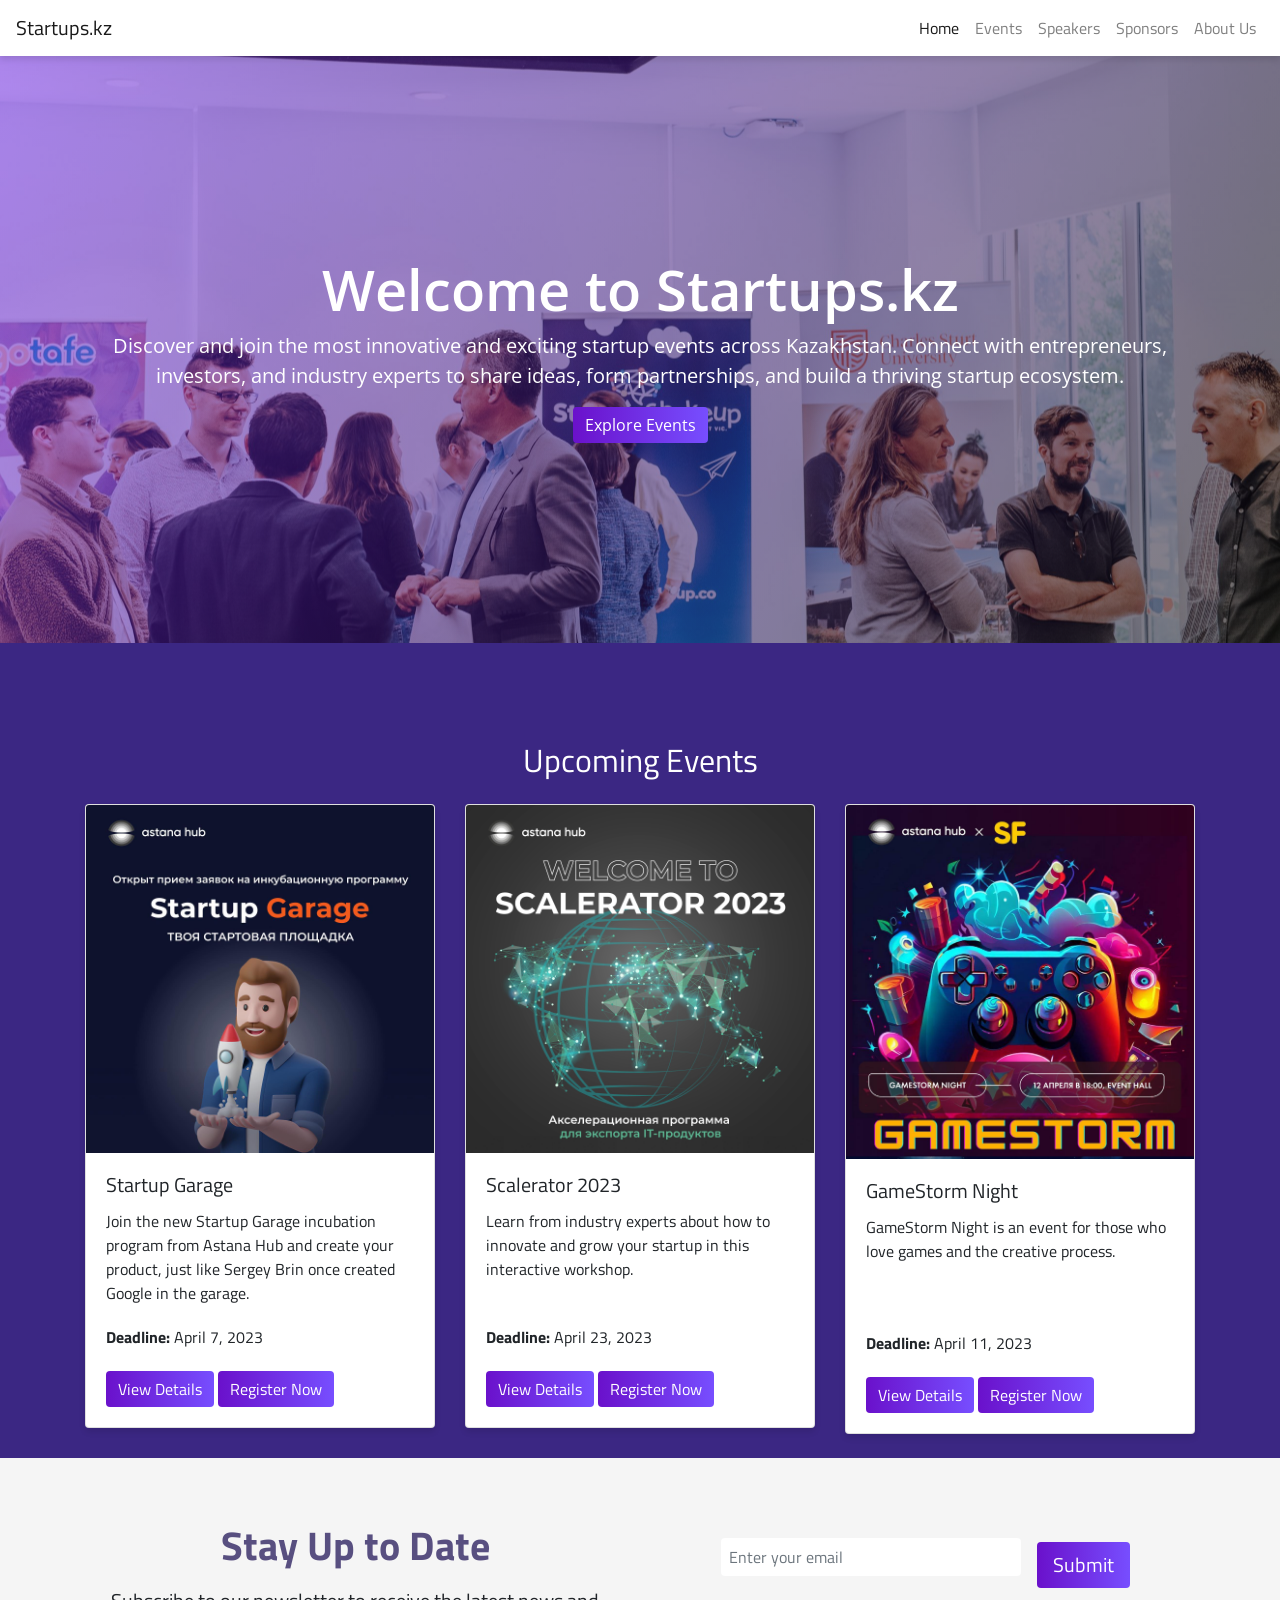
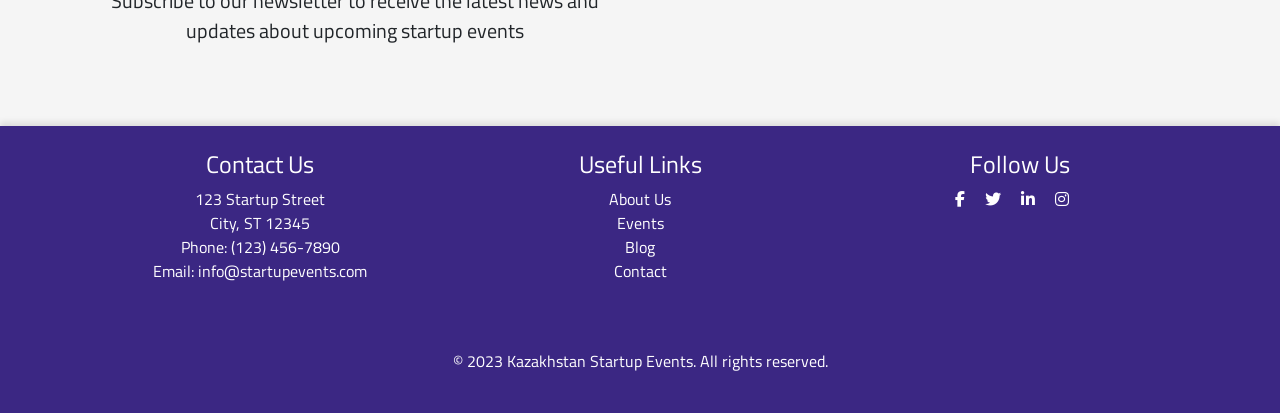
<file: index.html>
<!DOCTYPE html>
<html lang="en">
<head>
  <meta charset="UTF-8">
  <meta name="viewport" content="width=device-width, initial-scale=1.0">
  <meta http-equiv="X-UA-Compatible" content="ie=edge">
  <title>Startups.kz</title>
  <!-- Add the Bootstrap CSS file -->
  <link rel="stylesheet" href="https://stackpath.bootstrapcdn.com/bootstrap/4.3.1/css/bootstrap.min.css">
  <link rel="stylesheet" href="https://cdnjs.cloudflare.com/ajax/libs/font-awesome/6.1.0/css/all.min.css">
  
  <link rel="preconnect" href="https://fonts.googleapis.com">
  <link rel="preconnect" href="https://fonts.gstatic.com" crossorigin>
  <link href="https://fonts.googleapis.com/css2?family=Titillium+Web&display=swap" rel="stylesheet">
  <link href="https://fonts.googleapis.com/css2?family=Open+Sans:wght@400;600&display=swap" rel="stylesheet">
  <!-- Add your custom CSS file -->
  <link href="css/home.css" rel="stylesheet">
</head>
<body>
    <nav class="navbar navbar-expand-lg navbar-light" id="nav1" >
        <a class="navbar-brand" href="#">Startups.kz</a>
        <button class="navbar-toggler" type="button" data-toggle="collapse" data-target="#navbarNav" aria-controls="navbarNav" aria-expanded="false" aria-label="Toggle navigation">
          <span class="navbar-toggler-icon"></span>
        </button>
        <div class="collapse navbar-collapse" id="navbarNav">
          <ul class="navbar-nav ml-auto">
            <li class="nav-item active">
              <a class="nav-link" href="home.html">Home <span class="sr-only">(current)</span></a>
            </li>
            <li class="nav-item">
              <a class="nav-link" href="events.html">Events</a>
            </li>
            <li class="nav-item">
              <a class="nav-link" href="#">Speakers</a>
            </li>
            <li class="nav-item">
              <a class="nav-link" href="#">Sponsors</a>
            </li>
            <li class="nav-item">
              <a class="nav-link" href="#">About Us</a>
            </li>
          </ul>
        </div>
      </nav>
    <header class="header">
        <div class="container text-center">
          <h1 class="display-4">Welcome to Startups.kz</h1>
          <p class="lead">Discover and join the most innovative and exciting startup events across Kazakhstan. Connect with entrepreneurs, investors, and industry experts to share ideas, form partnerships, and build a thriving startup ecosystem.</p>
          <a href="#events" class="btn btn-primary bt1">Explore Events</a>
        </div>
        
    </header>
   <section class="w1">
    <div id="events" class="container mt-5">
        <h2 class="text-center mb-4">Upcoming Events</h2>
        <div class="row">
            <div class="col-lg-4 col-md-6 mb-4">
              <div class="card">
                <img src="img/Startup-garage.jpg" class="card-img-top" alt="Event 1">
                <div class="card-body">
                  <h5 class="card-title">Startup Garage</h5>
                  <p class="card-text c1">Join the new Startup Garage incubation program from Astana Hub and create your product, just like Sergey Brin once created Google in the garage.</p>
                  <p class="cc1"><strong>Deadline:</strong> April 7, 2023</p>
                  <a href="#" class="btn btn-primary bt1">View Details</a>
                  <a href="#" class="btn btn-primary bt1">Register Now</a>
                </div>
              </div>
            </div>
            <div class="col-lg-4 col-md-6 mb-4">
              <div class="card">
                <img src="img/Scalerator.jpg" class="card-img-top" alt="Event 2">
                <div class="card-body">
                  <h5 class="card-title">Scalerator 2023</h5>
                  <p class="card-text c1">Learn from industry experts about how to innovate and grow your startup in this interactive workshop.</p>
                  <p class="cc1"><strong>Deadline:</strong> April 23, 2023</p>
                  <a href="#" class="btn btn-primary bt1">View Details</a>
                  <a href="#" class="btn btn-primary bt1">Register Now</a>
                </div>
              </div>
            </div>
            <div class="col-lg-4 col-md-6 mb-4">
                <div class="card">
                  <img src="img/Gamestorm.jpg" class="card-img-top" alt="Event 3">
                  <div class="card-body">
                    <h5 class="card-title">GameStorm Night</h5>
                    <p class="card-text c1">GameStorm Night is an event for those who love games and the creative process.</p>
                    <p class="cc1"><strong>Deadline:</strong> April 11, 2023</p>
                    <a href="#" class="btn btn-primary bt1">View Details</a>
                    <a href="#" class="btn btn-primary bt1">Register Now</a>
                  </div>
                </div>
              </div>
            </div>
            
    </section>
    <section class="newsletter">
        <div class="container">
          <div class="row">
            <div class="col-md-6">
              <h2 class="sutd">Stay Up to Date</h2>
              <p>Subscribe to our newsletter to receive the latest news and updates about upcoming startup events</p>
            </div>
            <div class="col-md-6">
              <form>
                <div class="form-group">
                  <input type="email" class="form-control" id="exampleInputEmail1" aria-describedby="emailHelp" placeholder="Enter your email">
                </div>
                <button type="submit" class="btn btn-primary bt1">Submit</button>
              
              </form>
            </div>
          </div>
        </div>
      </section>
      <footer class="text-white py-4">
        <div class="container">
          <div class="row">
            <div class="col-md-4 text-center">
              <h4>Contact Us</h4>
              <address>
                123 Startup Street<br>
                City, ST 12345<br>
                Phone: (123) 456-7890<br>
                Email: info@startupevents.com
              </address>
            </div>
            <div class="col-md-4 text-center">
              <h4>Useful Links</h4>
              <ul class="list-unstyled">
                <li><a href="#" class="text-white">About Us</a></li>
                <li><a href="#" class="text-white">Events</a></li>
                <li><a href="#" class="text-white">Blog</a></li>
                <li><a href="#" class="text-white">Contact</a></li>
              </ul>
            </div>
            <div class="col-md-4 text-center">
              <h4>Follow Us</h4>
              <a href="#" class="text-white mr-3"><i class="fab fa-facebook-f"></i></a>
              <a href="#" class="text-white mr-3"><i class="fab fa-twitter"></i></a>
              <a href="#" class="text-white mr-3"><i class="fab fa-linkedin-in"></i></a>
              <a href="#" class="text-white mr-3"><i class="fab fa-instagram"></i></a>
            </div>
            <div class="col-md-12 text-center" style="margin-top: 50px;">
              <p>&copy; 2023 Kazakhstan Startup Events. All rights reserved.</p>
            </div>
          </div>
        </div>
      </footer>
<!-- Your website content goes here -->

<!-- Add the Bootstrap and jQuery JS files -->
  <script src="https://code.jquery.com/jquery-3.3.1.slim.min.js"></script>
  
  <script src="https://cdnjs.cloudflare.com/ajax/libs/popper.js/1.14.7/umd/popper.min.js"></script>
  <script src="https://stackpath.bootstrapcdn.com/bootstrap/4.3.1/js/bootstrap.min.js"></script>
</body>
</html>
</file>
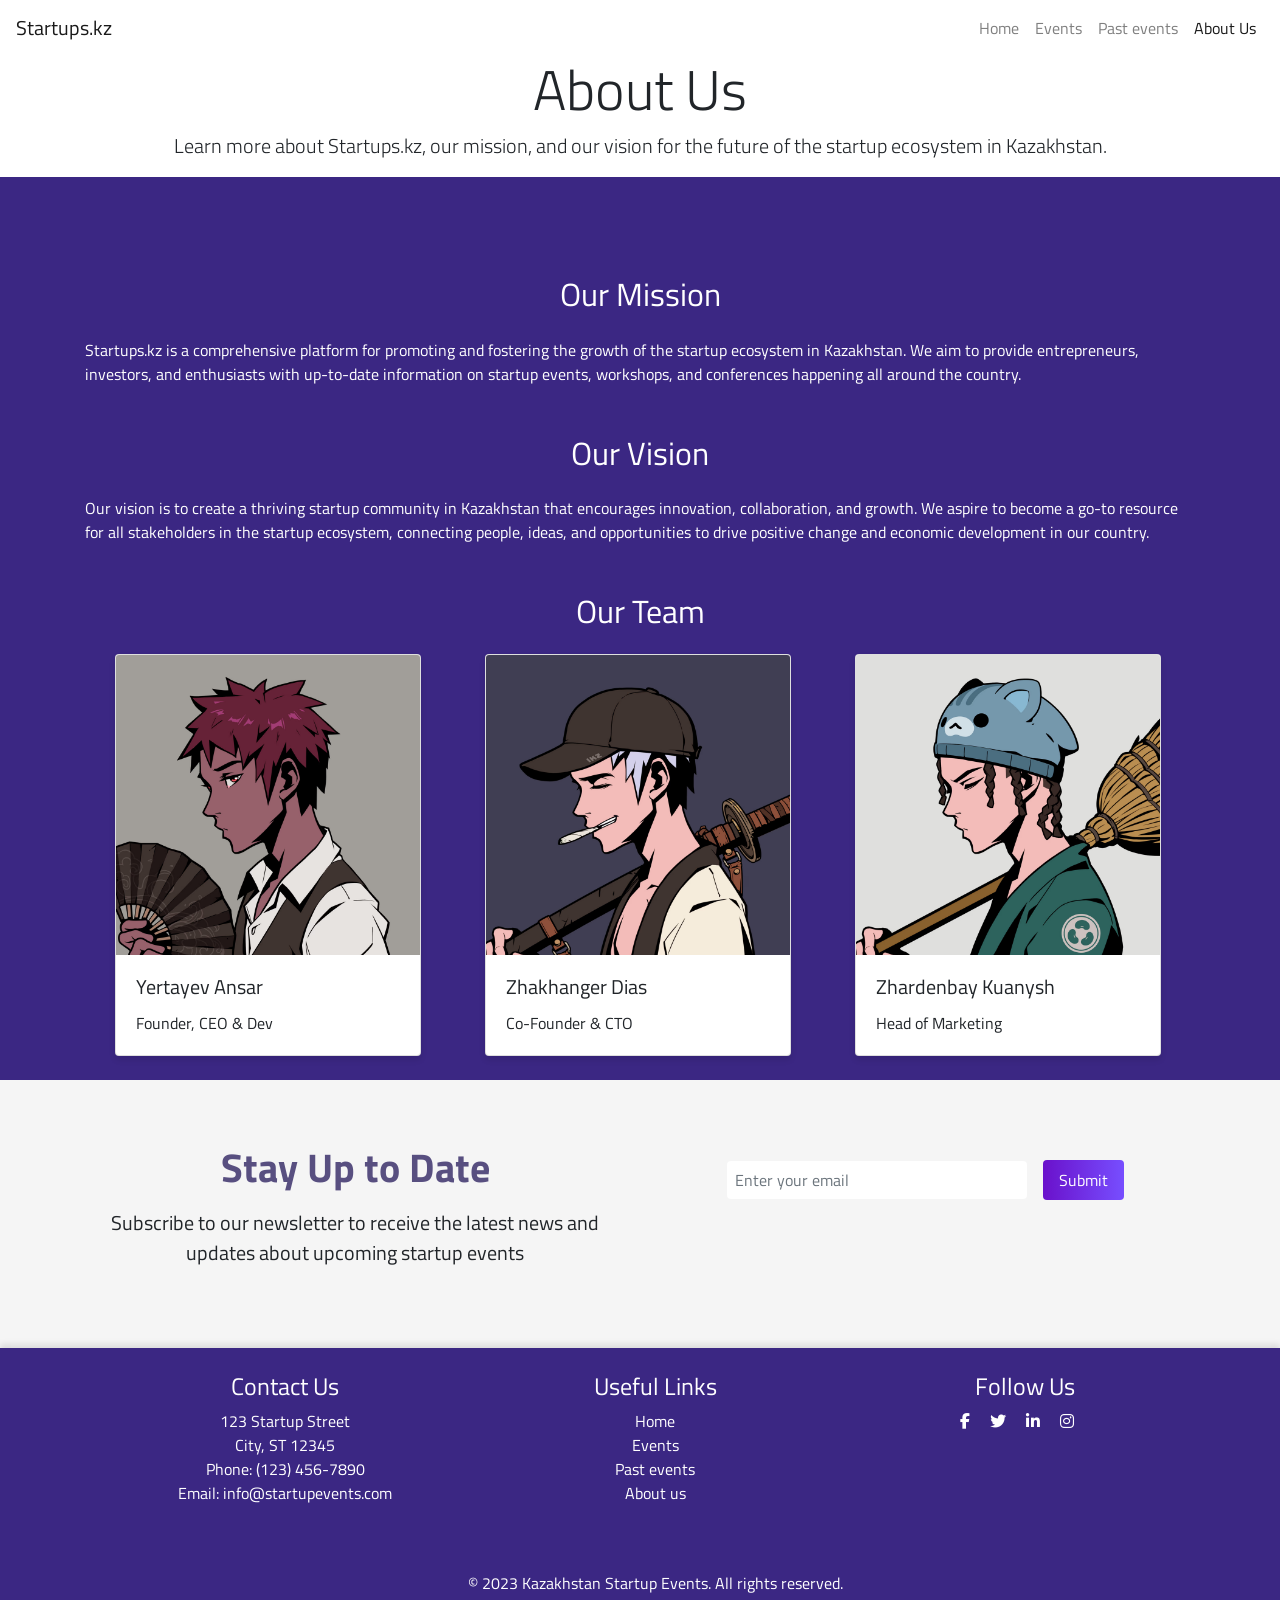
<file: aboutus.html>
<!DOCTYPE html>
<html lang="en">
<head>
  <meta charset="UTF-8">
  <meta name="viewport" content="width=device-width, initial-scale=1.0">
  <meta http-equiv="X-UA-Compatible" content="ie=edge">
  <title>About Us - Startups.kz</title>
  <link rel="stylesheet" href="https://stackpath.bootstrapcdn.com/bootstrap/4.3.1/css/bootstrap.min.css">
  <link rel="stylesheet" href="https://cdnjs.cloudflare.com/ajax/libs/font-awesome/6.1.0/css/all.min.css">
  
  <link rel="preconnect" href="https://fonts.googleapis.com">
  <link rel="preconnect" href="https://fonts.gstatic.com" crossorigin>
  <link href="https://fonts.googleapis.com/css2?family=Titillium+Web&display=swap" rel="stylesheet">
  <link href="https://fonts.googleapis.com/css2?family=Open+Sans:wght@400;600&display=swap" rel="stylesheet">
  <link href="css/aboutus.css" rel="stylesheet">
</head>
<body>
  <nav class="navbar navbar-expand-lg navbar-light" id="nav1" >
    <a class="navbar-brand" href="index.html">Startups.kz</a>
    <button class="navbar-toggler" type="button" data-toggle="collapse" data-target="#navbarNav" aria-controls="navbarNav" aria-expanded="false" aria-label="Toggle navigation">
      <span class="navbar-toggler-icon"></span>
    </button>
    <div class="collapse navbar-collapse" id="navbarNav">
      <ul class="navbar-nav ml-auto">
        <li class="nav-item">
          <a class="nav-link" href="index.html">Home <span class="sr-only">(current)</span></a>
        </li>
        <li class="nav-item">
          <a class="nav-link" href="events.html">Events</a>
        </li>
        <li class="nav-item">
          <a class="nav-link" href="past events.html">Past events</a>
        </li>
        <li class="nav-item active">
          <a class="nav-link" href="aboutus.html">About Us</a>
        </li>
      </ul>
    </div>
  </nav>
  <header class="header">
    <div class="container text-center">
      <h1 class="display-4">About Us</h1>
      <p class="lead">Learn more about Startups.kz, our mission, and our vision for the future of the startup ecosystem in Kazakhstan.</p>
    </div>
  </header>
  <section class="w1">
    <div class="container mt-5">
      <h2 id="ab1" class="text-center mb-4">Our Mission</h2>
      <p id="ab1">Startups.kz is a comprehensive platform for promoting and fostering the growth of the startup ecosystem in Kazakhstan. We aim to provide entrepreneurs, investors, and enthusiasts with up-to-date information on startup events, workshops, and conferences happening all around the country.</p>
      
      <h2 id="ab1" class="text-center mb-4 mt-5">Our Vision</h2>
      <p id="ab1" >Our vision is to create a thriving startup community in Kazakhstan that encourages innovation, collaboration, and growth. We aspire to become a go-to resource for all stakeholders in the startup ecosystem, connecting people, ideas, and opportunities to drive positive change and economic development in our country.</p>
      <h2 id="ab1" class="text-center mb-4 mt-5">Our Team</h2>
      <div class="row">
        <div class="col-lg-4 col-md-6 mb-4">
          <div class="card">
            <img src="img/c6651f5dca77f0c5d0561079047cada8.avif" class="card-img-top" alt="Team Member 1">
            <div class="card-body">
              <h5 class="card-title">Yertayev Ansar</h5>
              <p class="card-text">Founder, CEO & Dev</p>
            </div>
          </div>
        </div>
        <div class="col-lg-4 col-md-6 mb-4">
          <div class="card">
            <img src="img/41925d530dc9d189606e0ed7826337e1.avif" class="card-img-top" alt="Team Member 2">
            <div class="card-body">
              <h5 class="card-title">Zhakhanger Dias</h5>
              <p class="card-text">Co-Founder & CTO</p>
            </div>
          </div>
        </div>
        <div class="col-lg-4 col-md-6 mb-4">
          <div class="card">
            <img src="img/61173026f0e4b4338adb2566a7ad9374.avif" class="card-img-top" alt="Team Member 3">
            <div class="card-body">
              <h5 class="card-title">Zhardenbay Kuanysh</h5>
              <p class="card-text">Head of Marketing</p>
            </div>
          </div>
        </div>
      </div>
    </div>
  </section>
  <section class="newsletter">
    <div class="container">
      <div class="row">
        <div class="col-md-6">
          <h2 class="sutd">Stay Up to Date</h2>
          <p>Subscribe to our newsletter to receive the latest news and updates about upcoming startup events</p>
        </div>
        <div class="col-md-6">
          <form>
            <div class="form-group">
              <input type="email" class="form-control" id="exampleInputEmail1" aria-describedby="emailHelp" placeholder="Enter your email">
            </div>
            <button type="submit" class="btn btn-primary bt1">Submit</button>
          </form>
        </div>
      </div>
    </div>
  </section>
  <footer class="text-white py-4">
    <div class="container">
      <div class="row">
        <div class="col-md-4 text-center">
          <h4>Contact Us</h4>
          <address>
            123 Startup Street<br>
            City, ST 12345<br>
            Phone: (123) 456-7890<br>
            Email: info@startupevents.com
          </address>
        </div>
        <div class="col-md-4 text-center">
          <h4>Useful Links</h4>
          <ul class="list-unstyled">
            <li><a href="index.html" class="text-white">Home</a></li>
            <li><a href="events.html" class="text-white">Events</a></li>
            <li><a href="past events.html" class="text-white">Past events</a></li>
            <li><a href="aboutus.html" class="text-white">About us</a></li>
          </ul>
        </div>
        <div class="col-md-4 text-center">
          <h4>Follow Us</h4>
          <a href="#" class="text-white mr-3"><i class="fab fa-facebook-f"></i></a>
          <a href="#" class="text-white mr-3"><i class="fab fa-twitter"></i></a>
          <a href="#" class="text-white mr-3"><i class="fab fa-linkedin-in"></i></a>
          <a href="#" class="text-white mr-3"><i class="fab fa-instagram"></i></a>
        </div>
        <div class="col-md-12 text-center" style="margin-top: 50px;">
          <p>&copy; 2023 Kazakhstan Startup Events. All rights reserved.</p>
      </div>
      </div>
    </div>
  </footer>
              <!-- Add the Bootstrap and jQuery JS files -->
<script src="https://code.jquery.com/jquery-3.3.1.slim.min.js"></script>
<script src="https://cdnjs.cloudflare.com/ajax/libs/popper.js/1.14.7/umd/popper.min.js"></script>
<script src="https://stackpath.bootstrapcdn.com/bootstrap/4.3.1/js/bootstrap.min.js"></script>
            </body>
            </html>
</file>
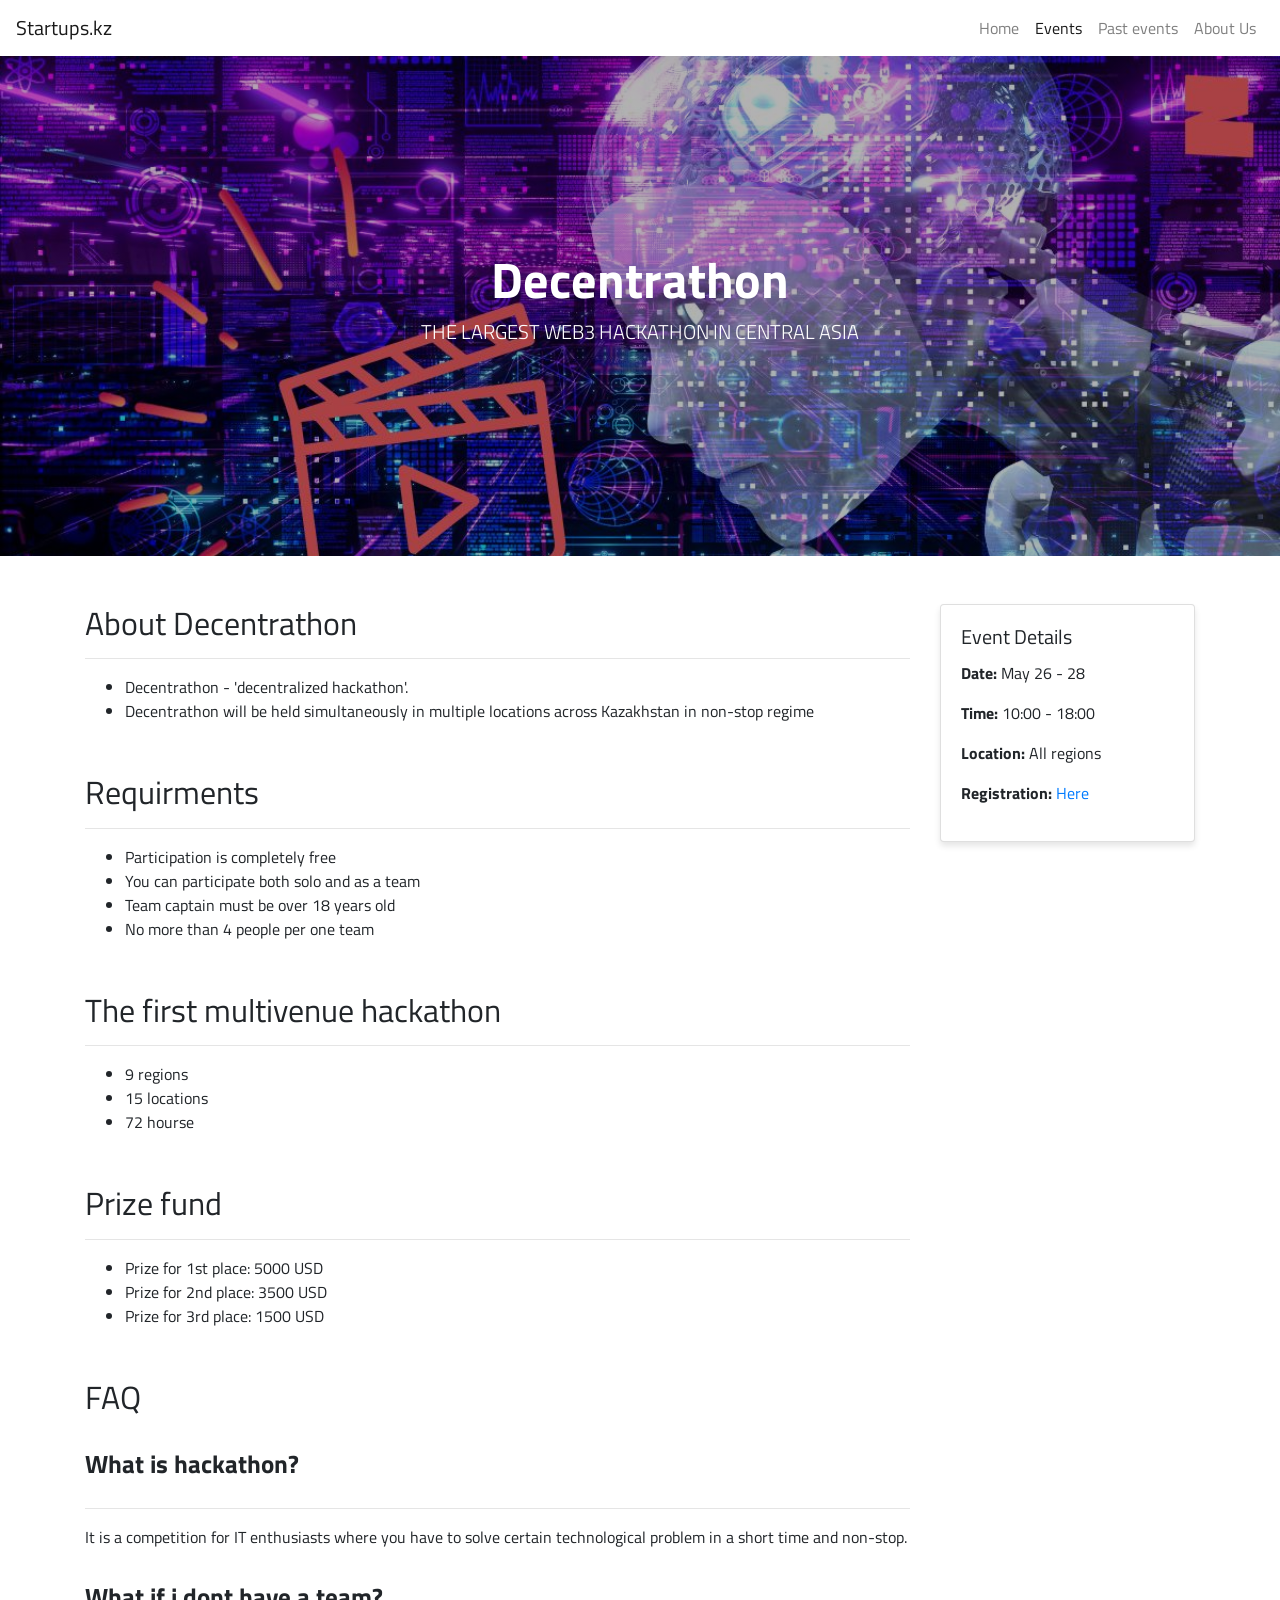
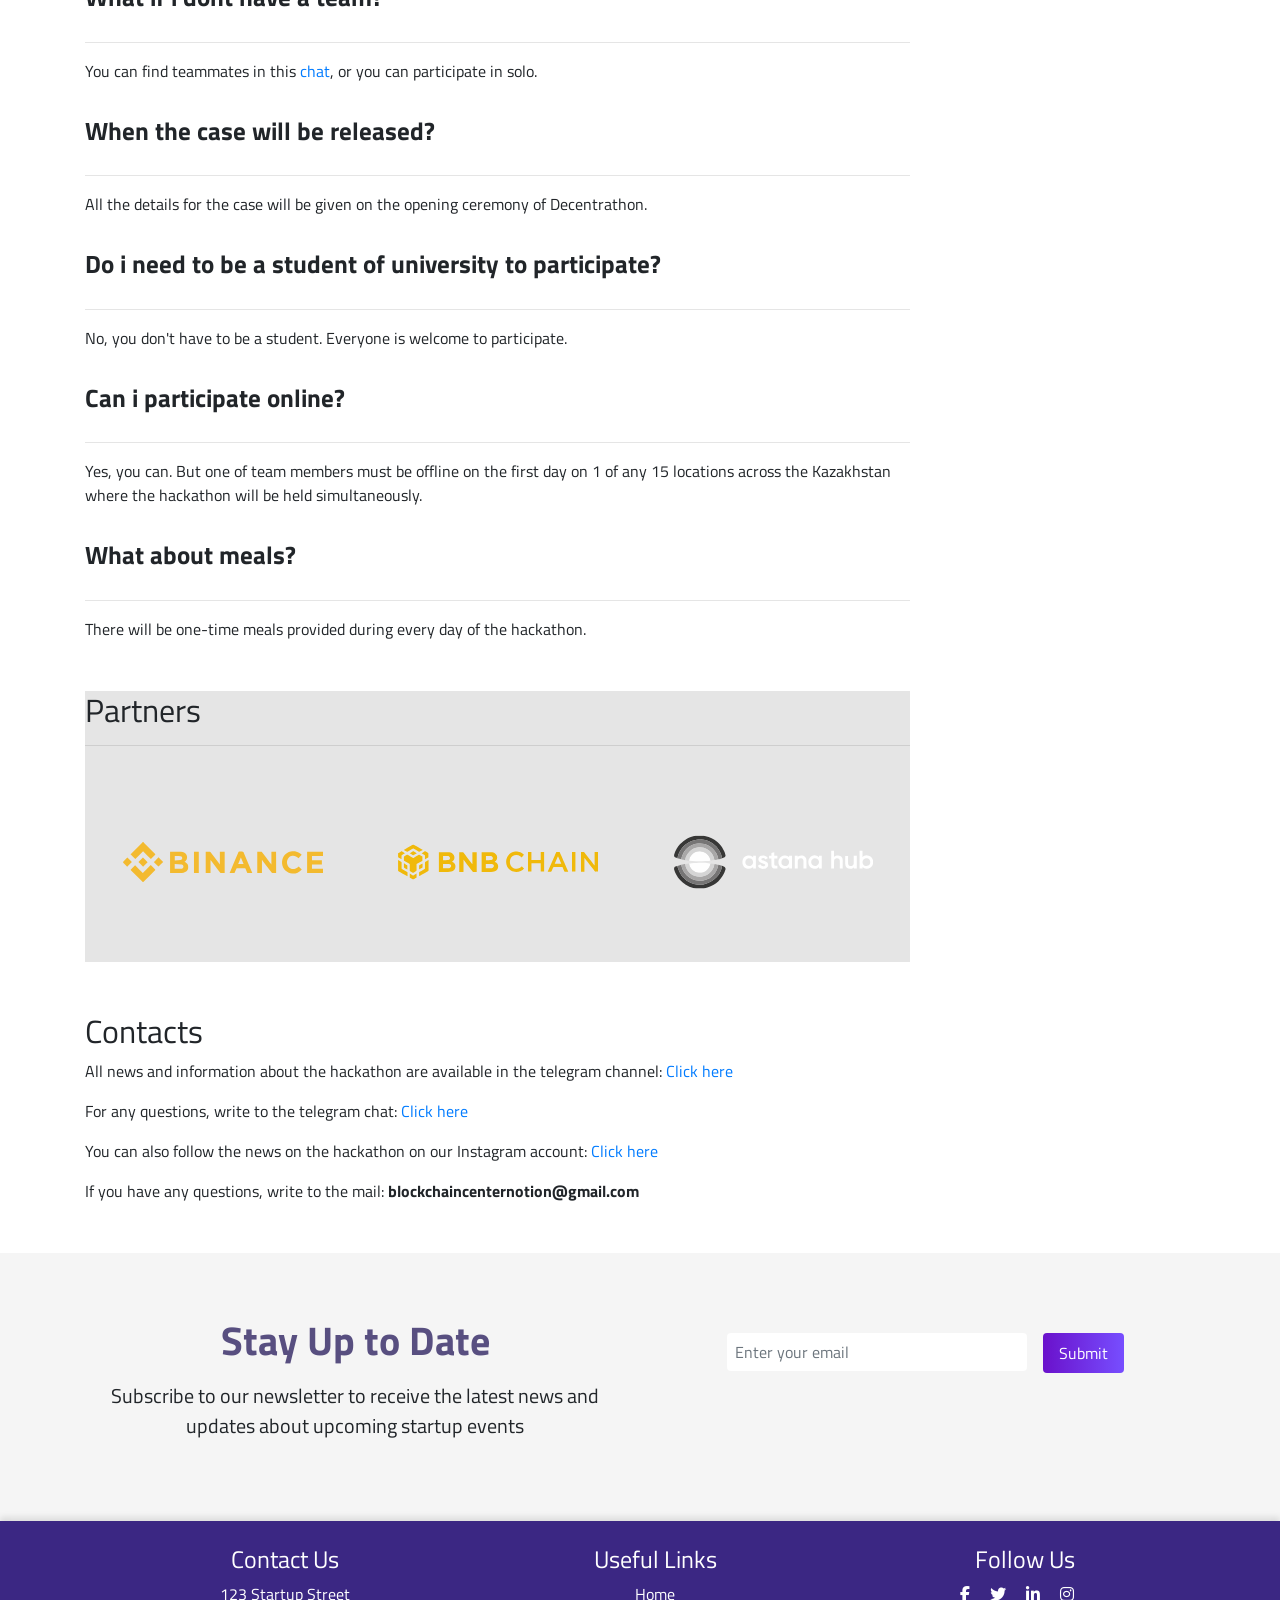
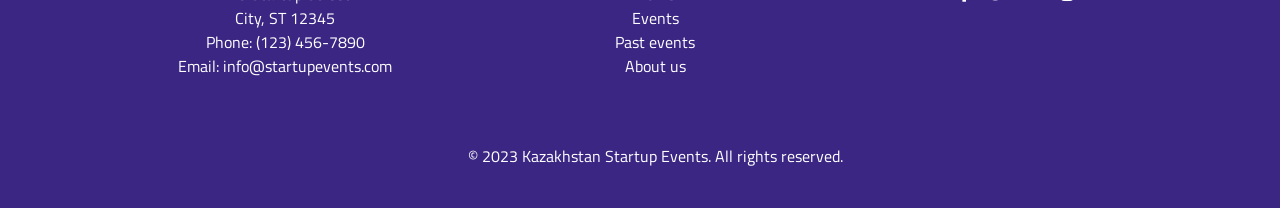
<file: decentrathon.html>
<!DOCTYPE html>
<html lang="en">
<head>
    <meta charset="UTF-8">
    <meta name="viewport" content="width=device-width, initial-scale=1.0">
    <title>Decentrathon</title>
    <link rel="stylesheet" href="https://stackpath.bootstrapcdn.com/bootstrap/4.3.1/css/bootstrap.min.css">
  <link rel="stylesheet" href="https://cdnjs.cloudflare.com/ajax/libs/font-awesome/6.1.0/css/all.min.css">
  <link rel="preconnect" href="https://fonts.googleapis.com">
  <link rel="preconnect" href="https://fonts.gstatic.com" crossorigin>
  <link href="https://fonts.googleapis.com/css2?family=Titillium+Web&display=swap" rel="stylesheet">
  <link href="https://fonts.googleapis.com/css2?family=Open+Sans:wght@400;600&display=swap" rel="stylesheet">
    <link rel="stylesheet" href="css/decentrathon.css">
</head>
<body>
    <nav class="navbar navbar-expand-lg navbar-light" id="nav1" >
        <a class="navbar-brand" href="index.html">Startups.kz</a>
        <button class="navbar-toggler" type="button" data-toggle="collapse" data-target="#navbarNav" aria-controls="navbarNav" aria-expanded="false" aria-label="Toggle navigation">
          <span class="navbar-toggler-icon"></span>
        </button>
        <div class="collapse navbar-collapse" id="navbarNav">
            <ul class="navbar-nav ml-auto">
                <li class="nav-item">
                  <a class="nav-link" href="index.html">Home <span class="sr-only">(current)</span></a>
                </li>
                <li class="nav-item active">
                  <a class="nav-link" href="events.html">Events</a>
                </li>
                <li class="nav-item">
                  <a class="nav-link" href="past events.html">Past events</a>
                </li>
                <li class="nav-item">
                  <a class="nav-link" href="aboutus.html">About Us</a>
                </li>
              </ul>
        </div>
      </nav>
  
    <header class="bg-gradient text-white text-center py-5">
      <h1>Decentrathon</h1>
      <p class="lead">THE LARGEST WEB3 HACKATHON IN CENTRAL ASIA</p>
    </header>

    <main class="container mt-5">
        <div class="row">
            <div class="col-md-9">
              <div class="sections">
                <h2>About Decentrathon</h2>
                <hr>
                <ul>
                  <li>Decentrathon - 'decentralized hackathon'.</li>
                  <li>Decentrathon will be held simultaneously in multiple locations across Kazakhstan in non-stop regime</li>
                </ul>
              </div>
              <div class="sections">
                <h2>Requirments</h2>
                <hr>
                <ul>
                  <li>Participation is completely free</li>
                  <li>You can participate both solo and as a team</li>
                  <li>Team captain must be over 18 years old</li>
                  <li>No more than 4 people per one team</li>
                </ul>
              </div>
              <div class="sections">
                <h2>The first multivenue hackathon</h2>
                <hr>
                <ul>
                  <li>9 regions</li>
                  <li>15 locations</li>
                  <li>72 hourse</li>
                </ul>
              </div>
              <div class="sections">
                <h2>Prize fund</h2>
                <hr>
                <ul>
                    <li>Prize for 1st place: 5000 USD</li>
                    <li>Prize for 2nd place: 3500 USD</li>
                    <li>Prize for 3rd place: 1500 USD</li>
                </ul>
              </div>
              <div class="sections">
                <h2>FAQ</h2>
                <p class="f1">What is hackathon?</p>
                <hr>    
                <p>It is a competition for IT enthusiasts where you have to solve certain technological problem in a short time and non-stop.</p>
                <p class="f1">What if i dont have a team?</p>
                <hr>
                <p>You can find teammates in this <a href="https://t.me/decentrathon" target="_blank">chat</a>, or you can participate in solo.</p>
                <p class="f1">When the case will be released?</p>
                <hr>
                <p>All the details for the case will be given on the opening ceremony of Decentrathon.</p>
                <p class="f1">Do i need to be a student of university to participate?</p>
                <hr>
                <p>No, you don't have to be a student. Everyone is welcome to participate.</p>
                <p class="f1">Can i participate online?</p>
                <hr>
                <p>Yes, you can. But one of team members must be offline on the first day on 1 of any 15 locations across the Kazakhstan where the hackathon will be held simultaneously.</p>
                <p class="f1">What about meals?</p>
                <hr>
                <p class="lastfaq">There will be one-time meals provided during every day of the hackathon.</p>
              </div>
              <div style="background-color:#9e9e9e44;" class="sections">
                <h2>Partners</h2>
                <hr>
                <div class="partners1">
                  <div>
                    <img class="svg" src="img/binance_logo_vector.svg">
                  </div>
                  <div>
                    <img class="svg" src="img/bnb_chain_logo_vecto.svg">  
                  </div>
                  <div>
                    <img class="svg" src="img/astana_hub_logo_vect.svg">  
                  </div>
                </div>
              </div>
              <div class="sections">
                <h2>Contacts</h2>
                <p>All news and information about the hackathon are available in the telegram channel:<a href="https://t.me/decentrathon"> Click here</a></p>
                <p>For any questions, write to the telegram chat:<a href="https://t.me/decentrathon"> Click here</a> </p>
                <p>You can also follow the news on the hackathon on our Instagram account:<a href="https://www.instagram.com/centerofblockchain/"> Click here</a></p>
                <p>If you have any questions, write to the mail:<strong> blockchaincenternotion@gmail.com</strong></p>
              </div>
            </div>
            <div class="col-md-3">
                <div class="card">
                    <div class="card-body">
                        <h5 class="card-title">Event Details</h5>
                        <p><strong>Date:</strong> May 26 - 28</p>
                        <p><strong>Time:</strong> 10:00 - 18:00</p>
                        <p><strong>Location:</strong> All regions</p>
                        <p><strong>Registration:</strong> <a href="registrationdec.html" class="bt2">Here</a></p>
                    </div>
                </div>
            </div>
        </div>
    </main>
    <section class="newsletter">
      <div class="container">
        <div class="row">
          <div class="col-md-6">
            <h2 class="sutd">Stay Up to Date</h2>
            <p>Subscribe to our newsletter to receive the latest news and updates about upcoming startup events</p>
          </div>
          <div class="col-md-6">
            <form>
              <div class="form-group">
                <input type="email" class="form-control" id="exampleInputEmail1" aria-describedby="emailHelp" placeholder="Enter your email">
              </div>
              <button type="submit" class="btn btn-primary bt1">Submit</button>
            </form>
          </div>
        </div>
      </div>
    </section>

    <footer class="text-white py-4">
      <div class="container">
        <div class="row">
          <div class="col-md-4 text-center">
            <h4>Contact Us</h4>
            <address>
              123 Startup Street<br>
              City, ST 12345<br>
              Phone: (123) 456-7890<br>
              Email: info@startupevents.com
            </address>
          </div>
          <div class="col-md-4 text-center">
            <h4>Useful Links</h4>
            <ul class="list-unstyled">
              <li><a href="index.html" class="text-white">Home</a></li>
              <li><a href="events.html" class="text-white">Events</a></li>
              <li><a href="past events.html" class="text-white">Past events</a></li>
              <li><a href="aboutus.html" class="text-white">About us</a></li>
            </ul>
          </div>
          <div class="col-md-4 text-center">
            <h4>Follow Us</h4>
            <a href="#" class="text-white mr-3"><i class="fab fa-facebook-f"></i></a>
            <a href="#" class="text-white mr-3"><i class="fab fa-twitter"></i></a>
            <a href="#" class="text-white mr-3"><i class="fab fa-linkedin-in"></i></a>
            <a href="#" class="text-white mr-3"><i class="fab fa-instagram"></i></a>
          </div>
          <div class="col-md-12 text-center" style="margin-top: 50px;">
            <p>&copy; 2023 Kazakhstan Startup Events. All rights reserved.</p>
        </div>
        </div>
      </div>
    </footer>

    <script src="https://code.jquery.com/jquery-3.3.1.slim.min.js"></script>
    <script src="https://cdnjs.cloudflare.com/ajax/libs/popper.js/1.14.7/umd/popper.min.js"></script>
    <script src="https://stackpath.bootstrapcdn.com/bootstrap/4.3.1/js/bootstrap.min.js"></script>
</body>
</html>
</file>
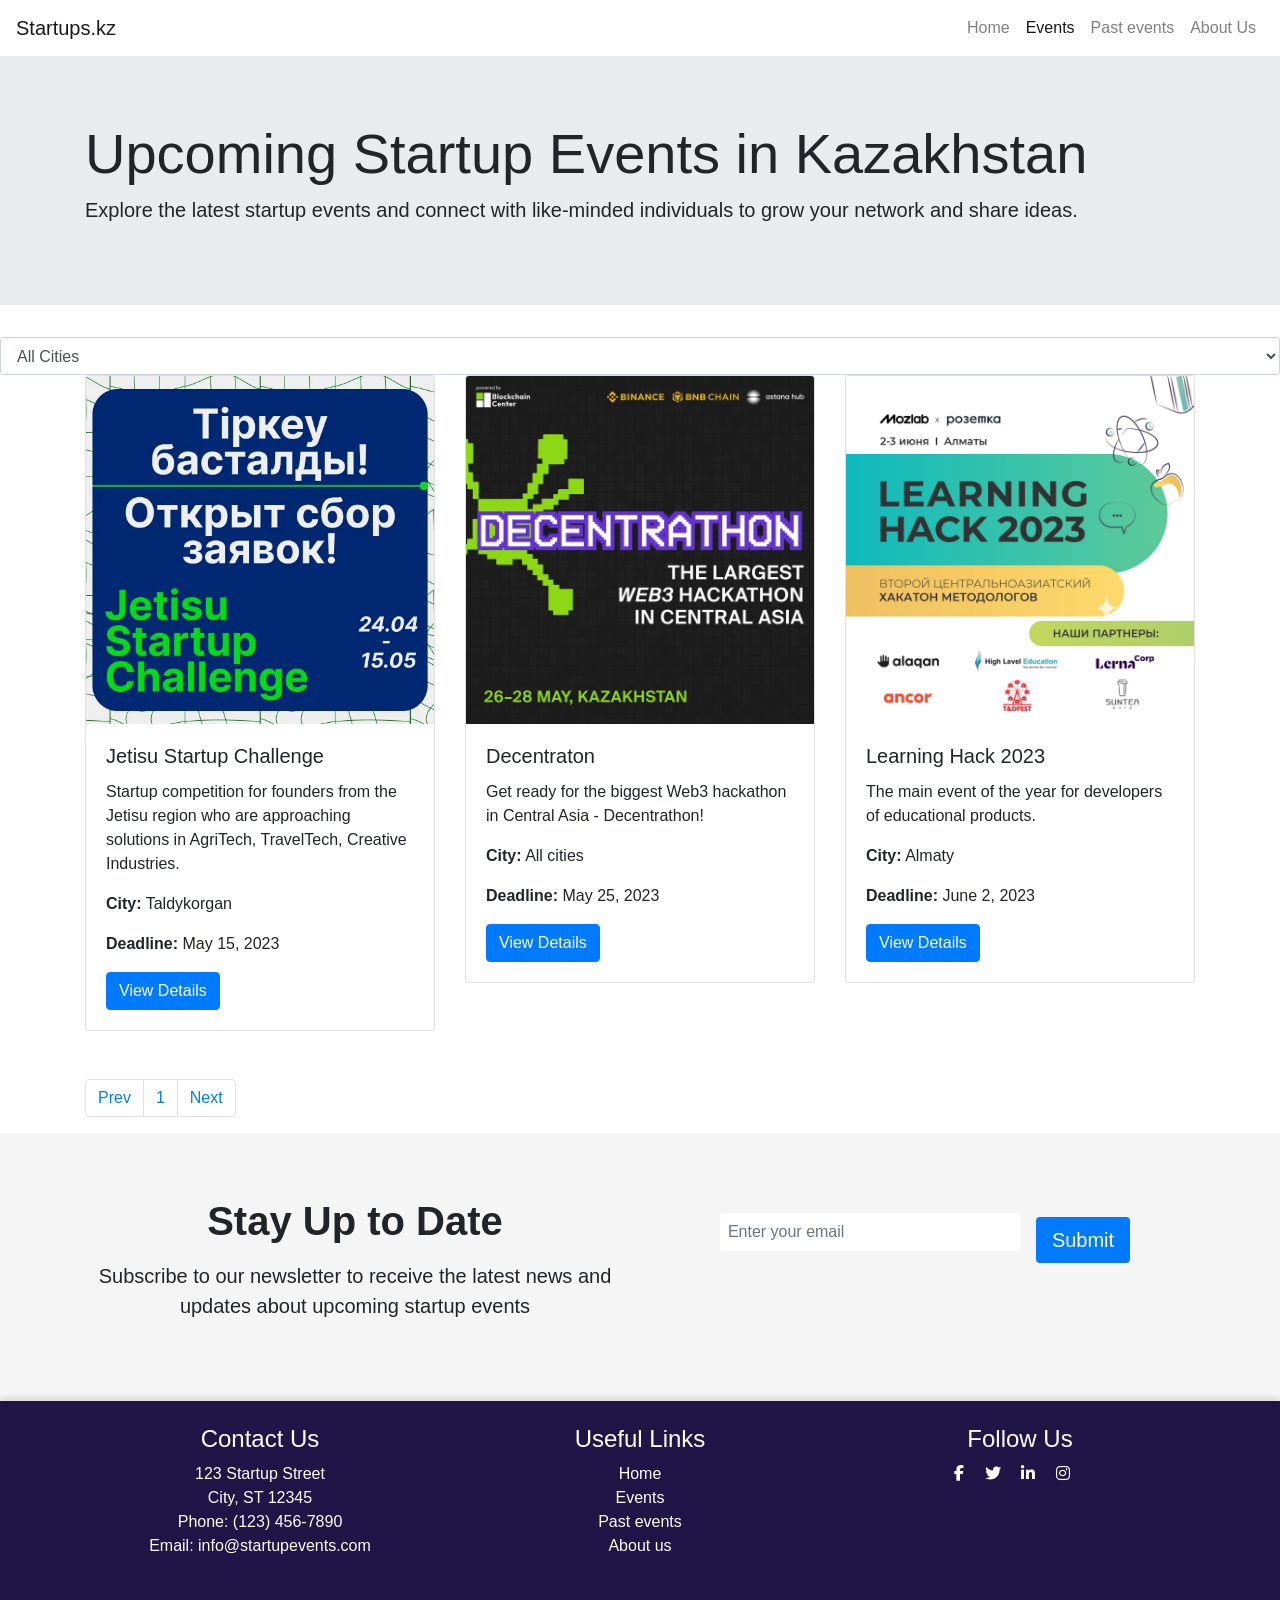
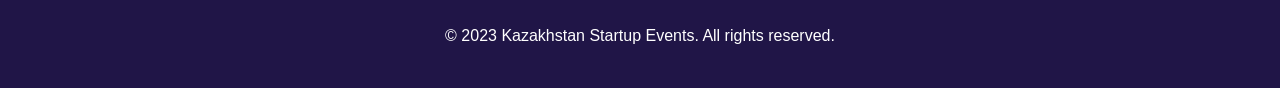
<file: events.html>
<!DOCTYPE html>
<html lang="en">
<head>
  <meta charset="UTF-8">
  <meta name="viewport" content="width=device-width, initial-scale=1.0">
  <meta http-equiv="X-UA-Compatible" content="ie=edge">
  <title>Startups.kz</title>
  <!-- Add the Bootstrap CSS file -->
  <link rel="stylesheet" href="https://stackpath.bootstrapcdn.com/bootstrap/4.3.1/css/bootstrap.min.css">
  <link rel="stylesheet" href="https://cdnjs.cloudflare.com/ajax/libs/font-awesome/6.1.0/css/all.min.css">
  <link rel="preconnect" href="https://fonts.googleapis.com">
  <link rel="preconnect" href="https://fonts.gstatic.com" crossorigin>
  <link href="https://fonts.googleapis.com/css2?family=Titillium+Web&display=swap" rel="stylesheet">
  <link href="https://fonts.googleapis.com/css2?family=Open+Sans:wght@400;600&display=swap" rel="stylesheet">
  <!-- Add your custom CSS file -->
  <link href="css/events.css" rel="stylesheet">
</head>
<body>
    <nav class="navbar navbar-expand-lg navbar-light" id="nav1" >
        <a class="navbar-brand" href="index.html">Startups.kz</a>
        <button class="navbar-toggler" type="button" data-toggle="collapse" data-target="#navbarNav" aria-controls="navbarNav" aria-expanded="false" aria-label="Toggle navigation">
          <span class="navbar-toggler-icon"></span>
        </button>
        <div class="collapse navbar-collapse" id="navbarNav">
          <ul class="navbar-nav ml-auto">
            <li class="nav-item">
              <a class="nav-link" href="index.html">Home <span class="sr-only">(current)</span></a>
            </li>
            <li class="nav-item active">
              <a class="nav-link" href="events.html">Events</a>
            </li>
            <li class="nav-item">
              <a class="nav-link" href="past events.html">Past events</a>
            </li>
            <li class="nav-item">
              <a class="nav-link" href="aboutus.html">About Us</a>
            </li>
          </ul>
        </div>
      </nav>
      <header class="jumbotron jumbotron-fluid">
        <div class="container">
            <h1 class="display-4">Upcoming Startup Events in Kazakhstan</h1>
            <p class="lead">Explore the latest startup events and connect with like-minded individuals to grow your network and share ideas.</p>
        </div>
    </header>
    
    <!-- Events -->
  <section class="w1">
    <select id="city-filter" class="form-control">
      <option value="all">All Cities</option>
      <option value="Almaty">Almaty</option>
      <option value="Astana">Astana</option>
      <option value="Taldykorgan">Taldykorgan</option>
      <!-- Add more city options here -->
   </select>
    <section class="container">
        <div id="data-container" class="row">
        
          
        
        
        </div>
   <div id="pagination1">
    <nav aria-label="Page navigation" class="mt-4">
      <ul class="pagination">
          <li class="page-item" id="previous-li">
              <a class="page-link" href="#" id="previous-btn" aria-label="Previous">
                  <span aria-hidden="true">&laquo;</span>
                  <span class="visually-hidden">Prev</span>
              </a>
          </li>
          <!-- Page numbers will be appended here -->
          <li class="page-item" id="next-li">
              <a class="page-link" href="#" id="next-btn" aria-label="Next">
                  <span aria-hidden="true">&raquo;</span>
                  <span class="visually-hidden">Next</span>
              </a>
          </li>
      </ul>
    </nav>
   </div>
  </section>
  </section>
    <section class="newsletter">
        <div class="container">
          <div class="row">
            <div class="col-md-6">
              <h2 class="sutd">Stay Up to Date</h2>
              <p>Subscribe to our newsletter to receive the latest news and updates about upcoming startup events</p>
            </div>
            <div class="col-md-6">
              <form>
                <div class="form-group">
                  <input type="email" class="form-control" id="exampleInputEmail1" aria-describedby="emailHelp" placeholder="Enter your email">
                </div>
                <button type="submit" class="btn btn-primary bt1">Submit</button>
              </form>
            </div>
          </div>
        </div>
      </section>
    <footer class="text-white py-4">
        <div class="container">
          <div class="row">
            <div class="col-md-4 text-center">
              <h4>Contact Us</h4>
              <address>
                123 Startup Street<br>
                City, ST 12345<br>
                Phone: (123) 456-7890<br>
                Email: info@startupevents.com
              </address>
            </div>
            <div class="col-md-4 text-center">
              <h4>Useful Links</h4>
              <ul class="list-unstyled">
                <li><a href="index.html" class="text-white">Home</a></li>
                <li><a href="events.html" class="text-white">Events</a></li>
                <li><a href="past events.html" class="text-white">Past events</a></li>
                <li><a href="aboutus.html" class="text-white">About us</a></li>
              </ul>
            </div>
            <div class="col-md-4 text-center">
              <h4>Follow Us</h4>
              <a href="#" class="text-white mr-3"><i class="fab fa-facebook-f"></i></a>
              <a href="#" class="text-white mr-3"><i class="fab fa-twitter"></i></a>
              <a href="#" class="text-white mr-3"><i class="fab fa-linkedin-in"></i></a>
              <a href="#" class="text-white mr-3"><i class="fab fa-instagram"></i></a>
            </div>
            <div class="col-md-12 text-center" style="margin-top: 50px;">
              <p>&copy; 2023 Kazakhstan Startup Events. All rights reserved.</p>
          </div>
          </div>
        </div>
      </footer>
<!-- Your website content goes here -->

<!-- Add the Bootstrap and jQuery JS files -->
  <script src="https://code.jquery.com/jquery-3.3.1.slim.min.js"></script>
  <script src="https://cdnjs.cloudflare.com/ajax/libs/popper.js/1.14.7/umd/popper.min.js"></script>
  <script src="https://stackpath.bootstrapcdn.com/bootstrap/4.3.1/js/bootstrap.min.js"></script>
  <script src="js/events.js"></script>
</body>
</html>
</file>
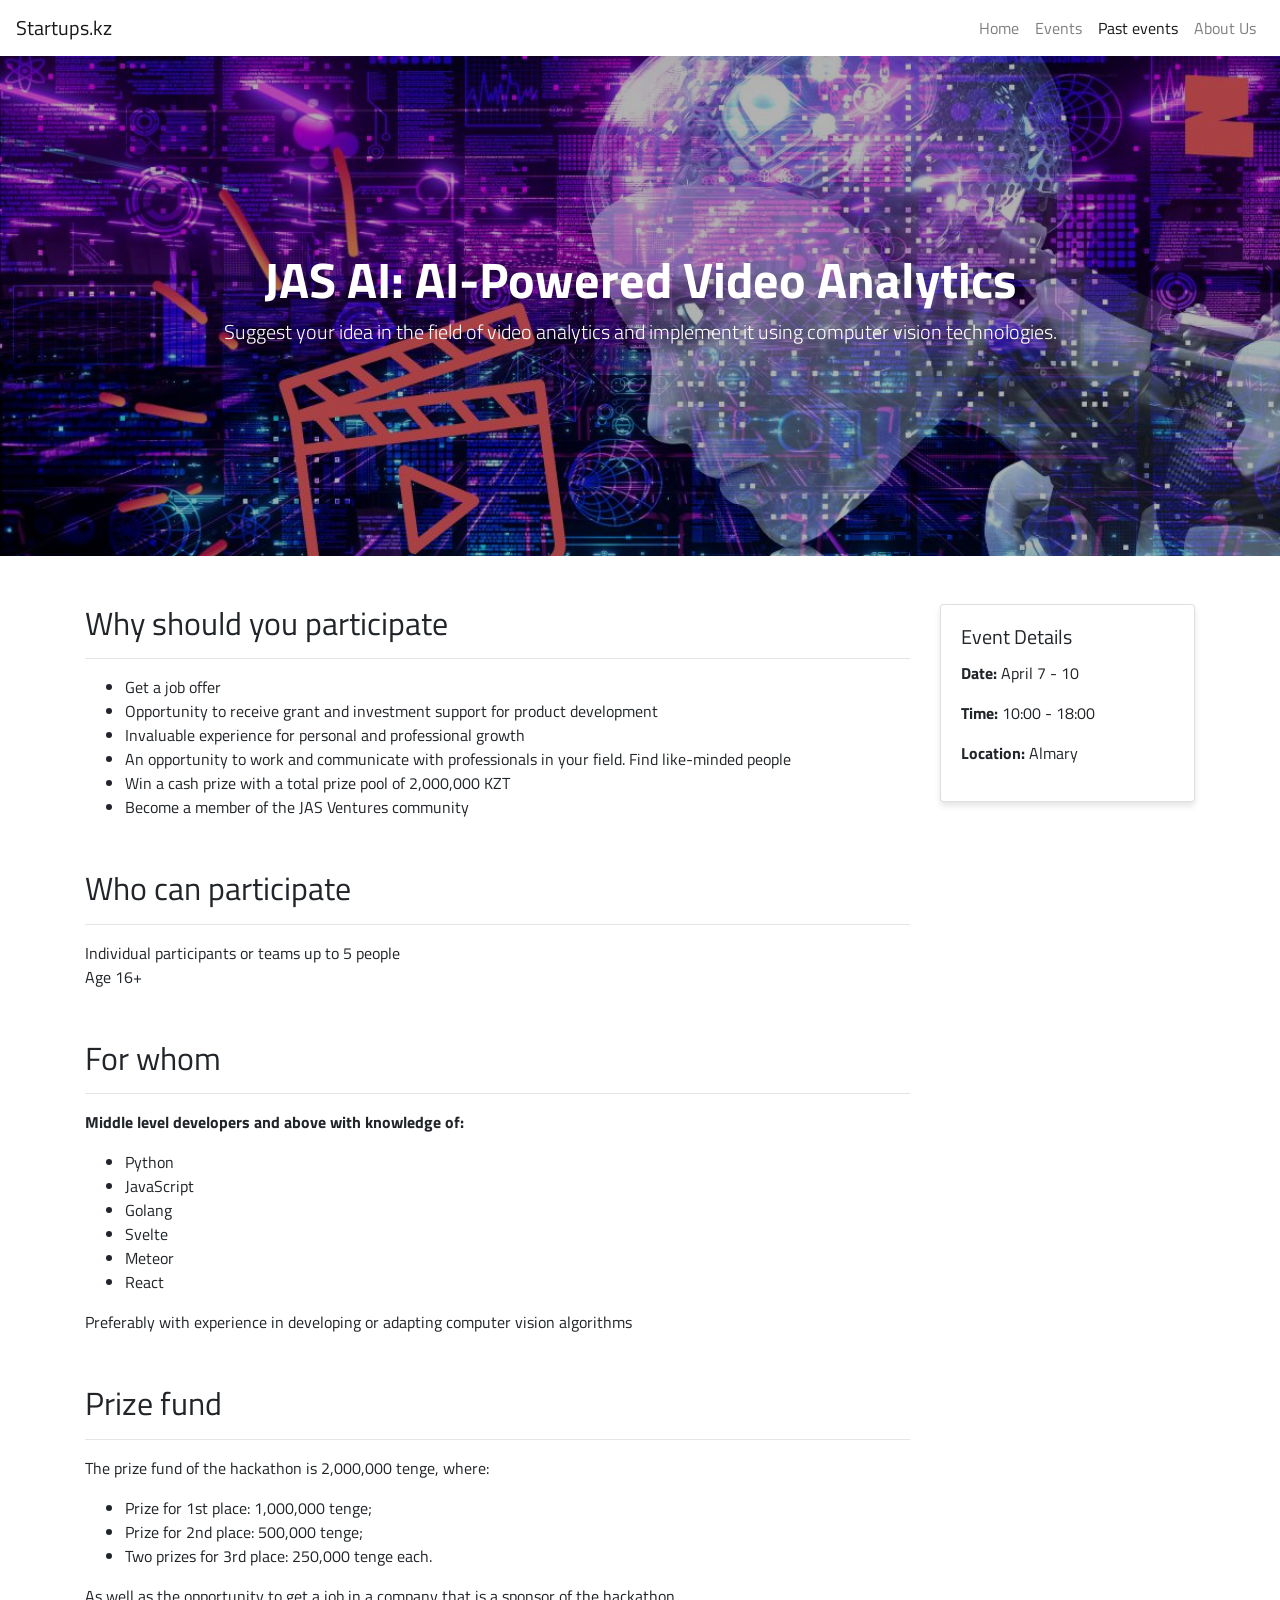
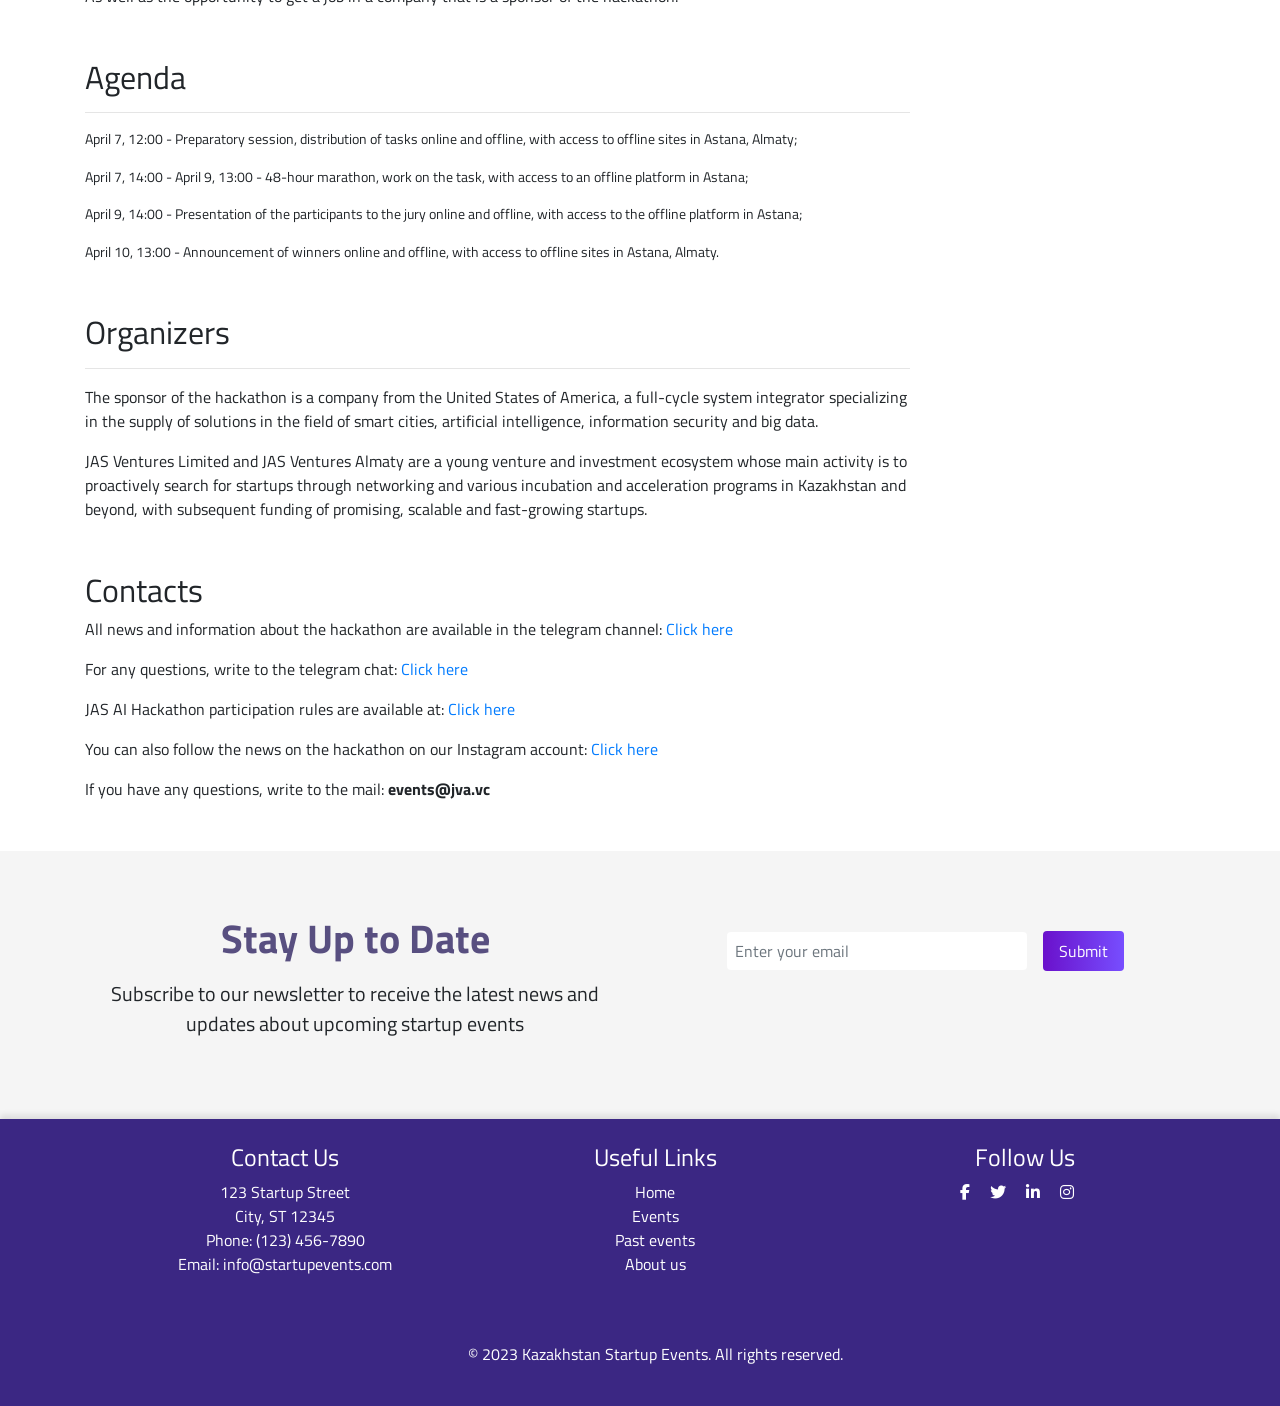
<file: jasai.html>
<!DOCTYPE html>
<html lang="en">
<head>
    <meta charset="UTF-8">
    <meta name="viewport" content="width=device-width, initial-scale=1.0">
    <title>JAS AI</title>
    <link rel="stylesheet" href="https://stackpath.bootstrapcdn.com/bootstrap/4.3.1/css/bootstrap.min.css">
  <link rel="stylesheet" href="https://cdnjs.cloudflare.com/ajax/libs/font-awesome/6.1.0/css/all.min.css">
  <link rel="preconnect" href="https://fonts.googleapis.com">
  <link rel="preconnect" href="https://fonts.gstatic.com" crossorigin>
  <link href="https://fonts.googleapis.com/css2?family=Titillium+Web&display=swap" rel="stylesheet">
  <link href="https://fonts.googleapis.com/css2?family=Open+Sans:wght@400;600&display=swap" rel="stylesheet">
    <link rel="stylesheet" href="css/jasai.css">
</head>
<body>
    <nav class="navbar navbar-expand-lg navbar-light" id="nav1" >
        <a class="navbar-brand" href="index.html">Startups.kz</a>
        <button class="navbar-toggler" type="button" data-toggle="collapse" data-target="#navbarNav" aria-controls="navbarNav" aria-expanded="false" aria-label="Toggle navigation">
          <span class="navbar-toggler-icon"></span>
        </button>
        <div class="collapse navbar-collapse" id="navbarNav">
          <ul class="navbar-nav ml-auto">
            <li class="nav-item">
              <a class="nav-link" href="index.html">Home <span class="sr-only">(current)</span></a>
            </li>
            <li class="nav-item">
              <a class="nav-link" href="events.html">Events</a>
            </li>
            <li class="nav-item active">
              <a class="nav-link" href="past events.html">Past events</a>
            </li>
            <li class="nav-item">
              <a class="nav-link" href="aboutus.html">About Us</a>
            </li>
          </ul>
        </div>
      </nav>
  
    <header class="bg-gradient text-white text-center py-5">
      <h1>JAS AI: AI-Powered Video Analytics</h1>
      <p class="lead">Suggest your idea in the field of video analytics and implement it using computer vision technologies.</p>
    </header>

    <main class="container mt-5">
        <div class="row">
            <div class="col-md-9">
              <div class="sections">
                <h2>Why should you participate</h2>
                <hr>
                <ul>
                  <li>Get a job offer</li>
                  <li>Opportunity to receive grant and investment support for product development</li>
                  <li>Invaluable experience for personal and professional growth</li>
                  <li>An opportunity to work and communicate with professionals in your field. Find like-minded people</li>
                  <li>Win a cash prize with a total prize pool of 2,000,000 KZT</li>
                  <li>Become a member of the JAS Ventures community</li>
                </ul>
              </div>
              <div class="sections">
                <h2>Who can participate</h2>
                <hr>
                <p>Individual participants or teams up to 5 people <br> Age 16+
                </p>
              </div>
              <div class="sections">
                <h2>For whom</h2>
                <hr>
                <p><strong>Middle level developers and above with knowledge of:</strong></p>
                <ul>
                  <li>Python</li>
                  <li>JavaScript</li>
                  <li>Golang</li>
                  <li>Svelte</li>
                  <li>Meteor</li>
                  <li>React</li>
                </ul>
                <p>Preferably with experience in developing or adapting computer vision algorithms</p>
              </div>
              <div class="sections">
                <h2>Prize fund</h2>
                <hr>
                <p>The prize fund of the hackathon is 2,000,000 tenge, where:</p>
                <ul>
                  <li>Prize for 1st place: 1,000,000 tenge;</li>
                  <li>Prize for 2nd place: 500,000 tenge;</li>
                  <li>Two prizes for 3rd place: 250,000 tenge each.</li>
                </ul>
                <p>As well as the opportunity to get a job in a company that is a sponsor of the hackathon.</p>
              </div>
              <div class="sections">
                <h2>Agenda</h2>
                <hr>
                <p class="sch">April 7, 12:00 - Preparatory session, distribution of tasks online and offline, with access to offline sites in Astana, Almaty;</p>
                <p class="sch">April 7, 14:00 - April 9, 13:00 - 48-hour marathon, work on the task, with access to an offline platform in Astana;</p>
                <p class="sch">April 9, 14:00 - Presentation of the participants to the jury online and offline, with access to the offline platform in Astana;</p>
                <p class="sch">April 10, 13:00 - Announcement of winners online and offline, with access to offline sites in Astana, Almaty.</p>
              </div>
              <div class="sections">
                <h2>Organizers</h2>
                <hr>
                <p>The sponsor of the hackathon is a company from the United States of America, a full-cycle system integrator specializing in the supply of solutions in the field of smart cities, artificial intelligence, information security and big data.</p>
                <p>JAS Ventures Limited and JAS Ventures Almaty are a young venture and investment ecosystem whose main activity is to proactively search for startups through networking and various incubation and acceleration programs in Kazakhstan and beyond, with subsequent funding of promising, scalable and fast-growing startups.</p>
              </div>
              <div class="sections">
                <h2>Contacts</h2>
                <p>All news and information about the hackathon are available in the telegram channel:<a href="https://t.me/jas_ai_hackathon"> Click here</a></p>
                <p>For any questions, write to the telegram chat:<a href="https://t.me/jas_ai_hack_chat"> Click here</a></p>
                <p>JAS AI Hackathon participation rules are available at:<a href="https://drive.google.com/file/d/1e_r7hi1oXQYRwaoW7hEnNhQ5UPTLcaWW/view"> Click here</a></p>
                <p>You can also follow the news on the hackathon on our Instagram account:<a href="https://www.instagram.com/jas.ventures/"> Click here</a></p>
                <p>If you have any questions, write to the mail:<strong> events@jva.vc</strong></p>
              </div>
            </div>
            <div class="col-md-3">
                <div class="card">
                    <div class="card-body">
                        <h5 class="card-title">Event Details</h5>
                        <p><strong>Date:</strong> April 7 - 10</p>
                        <p><strong>Time:</strong> 10:00 - 18:00</p>
                        <p><strong>Location:</strong> Almary</p>
                        
                    </div>
                </div>
            </div>
        </div>
    </main>
    <section class="newsletter">
      <div class="container">
        <div class="row">
          <div class="col-md-6">
            <h2 class="sutd">Stay Up to Date</h2>
            <p>Subscribe to our newsletter to receive the latest news and updates about upcoming startup events</p>
          </div>
          <div class="col-md-6">
            <form>
              <div class="form-group">
                <input type="email" class="form-control" id="exampleInputEmail1" aria-describedby="emailHelp" placeholder="Enter your email">
              </div>
              <button type="submit" class="btn btn-primary bt1">Submit</button>
            </form>
          </div>
        </div>
      </div>
    </section>

    <footer class="text-white py-4">
      <div class="container">
        <div class="row">
          <div class="col-md-4 text-center">
            <h4>Contact Us</h4>
            <address>
              123 Startup Street<br>
              City, ST 12345<br>
              Phone: (123) 456-7890<br>
              Email: info@startupevents.com
            </address>
          </div>
          <div class="col-md-4 text-center">
            <h4>Useful Links</h4>
            <ul class="list-unstyled">
              <li><a href="index.html" class="text-white">Home</a></li>
              <li><a href="events.html" class="text-white">Events</a></li>
              <li><a href="past events.html" class="text-white">Past events</a></li>
              <li><a href="aboutus.html" class="text-white">About us</a></li>
            </ul>
          </div>
          <div class="col-md-4 text-center">
            <h4>Follow Us</h4>
            <a href="#" class="text-white mr-3"><i class="fab fa-facebook-f"></i></a>
            <a href="#" class="text-white mr-3"><i class="fab fa-twitter"></i></a>
            <a href="#" class="text-white mr-3"><i class="fab fa-linkedin-in"></i></a>
            <a href="#" class="text-white mr-3"><i class="fab fa-instagram"></i></a>
          </div>
          <div class="col-md-12 text-center" style="margin-top: 50px;">
            <p>&copy; 2023 Kazakhstan Startup Events. All rights reserved.</p>
        </div>
        </div>
      </div>
    </footer>

    <script src="https://code.jquery.com/jquery-3.3.1.slim.min.js"></script>
    <script src="https://cdnjs.cloudflare.com/ajax/libs/popper.js/1.14.7/umd/popper.min.js"></script>
    <script src="https://stackpath.bootstrapcdn.com/bootstrap/4.3.1/js/bootstrap.min.js"></script>
</body>
</html>
</file>
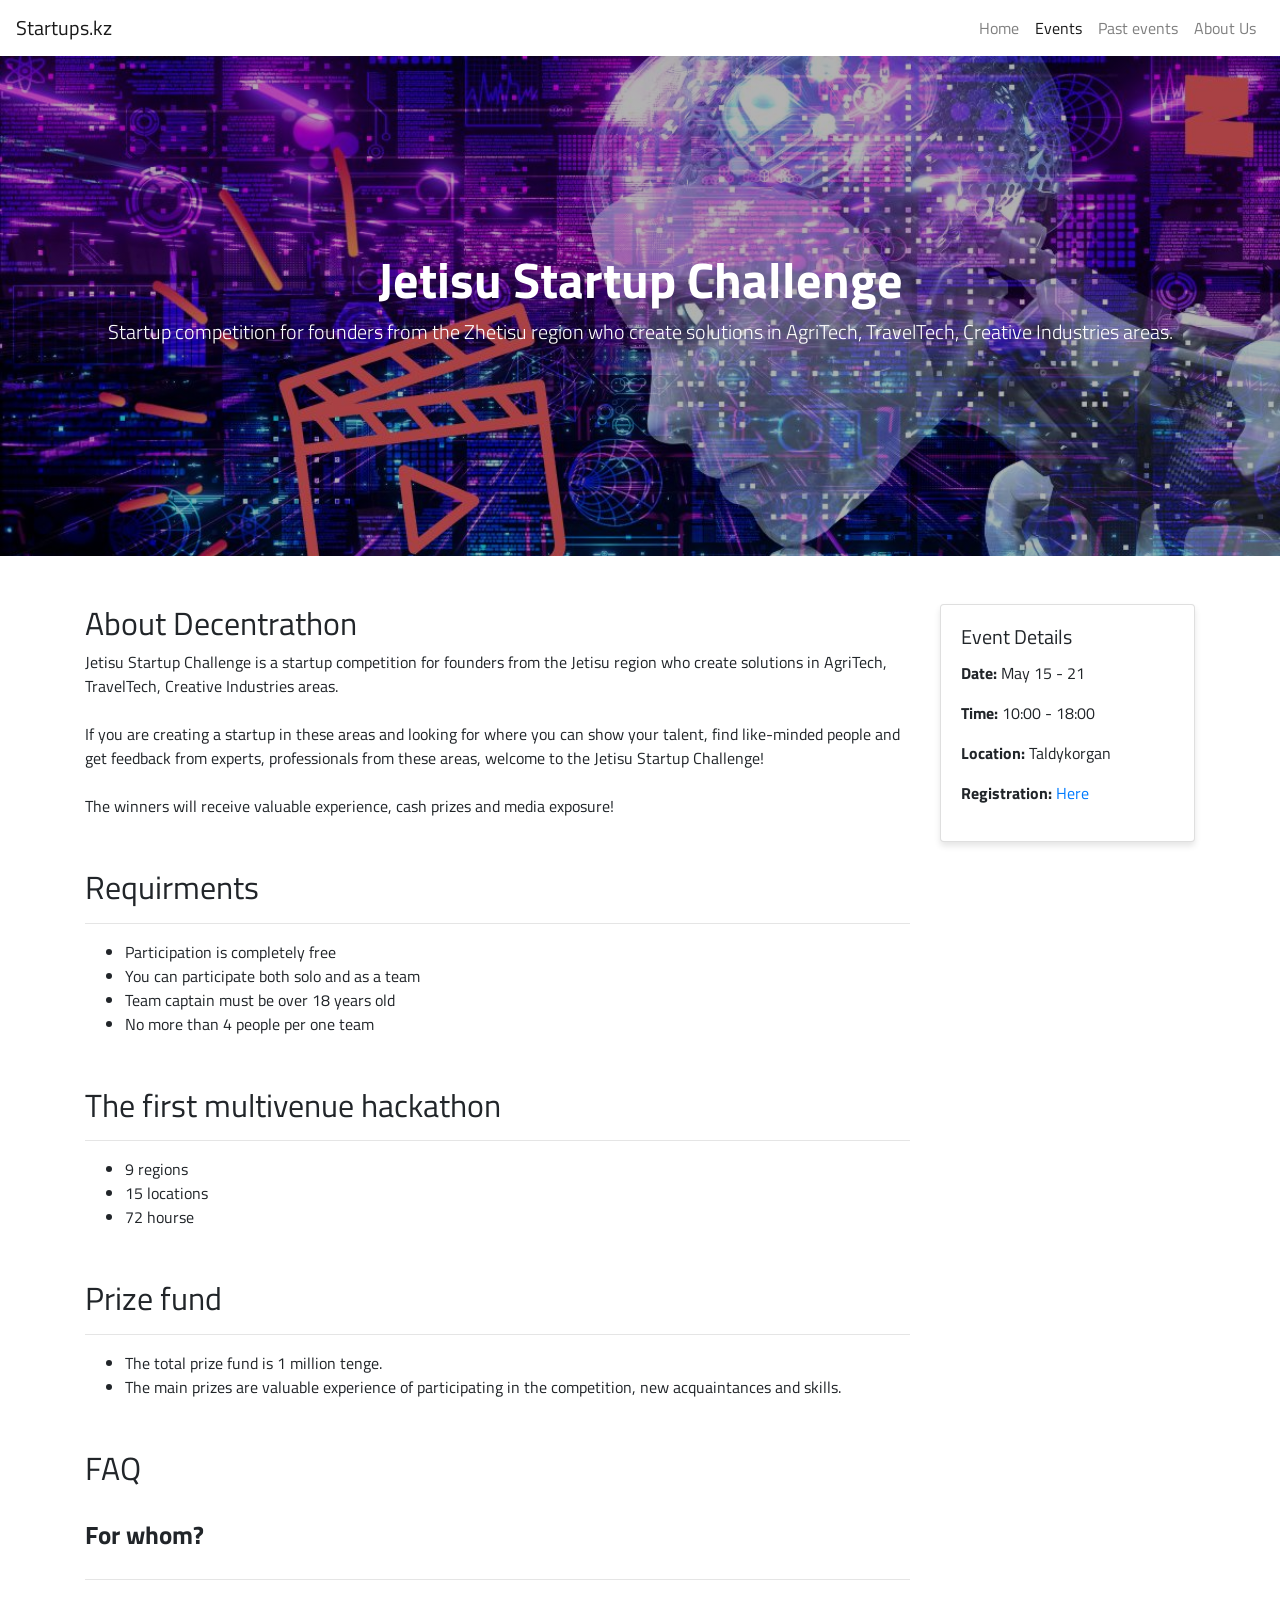
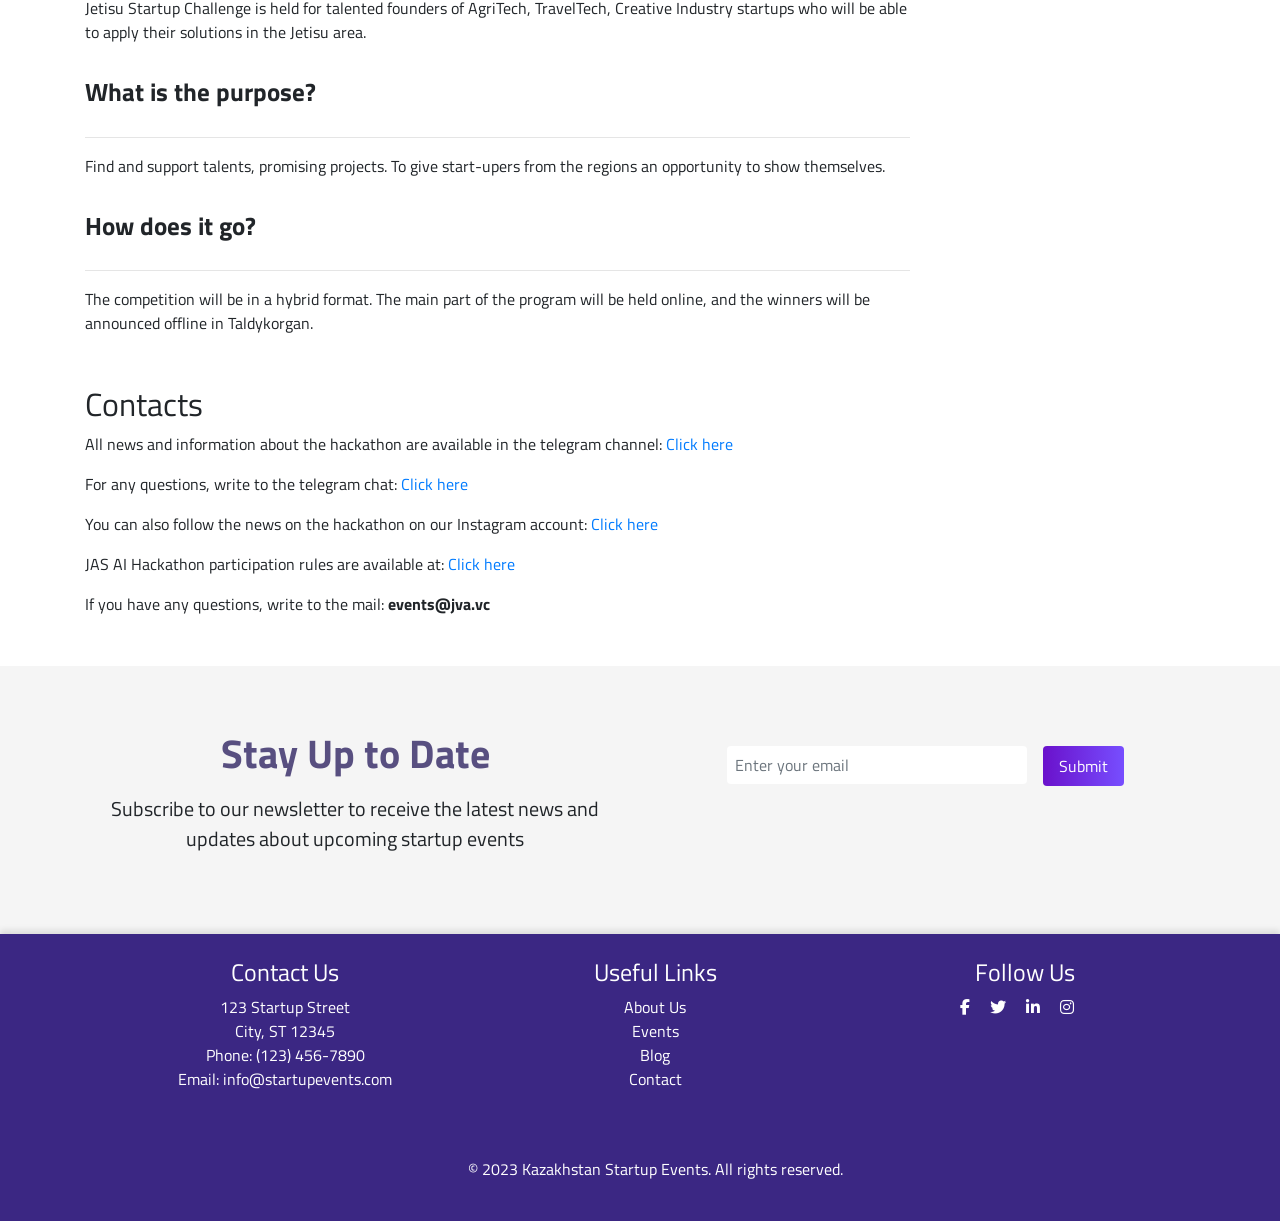
<file: jsc.html>
<!DOCTYPE html>
<html lang="en">
<head>
    <meta charset="UTF-8">
    <meta name="viewport" content="width=device-width, initial-scale=1.0">
    <title>Jetisu Startup Challenge</title>
    <link rel="stylesheet" href="https://stackpath.bootstrapcdn.com/bootstrap/4.3.1/css/bootstrap.min.css">
  <link rel="stylesheet" href="https://cdnjs.cloudflare.com/ajax/libs/font-awesome/6.1.0/css/all.min.css">
  <link rel="preconnect" href="https://fonts.googleapis.com">
  <link rel="preconnect" href="https://fonts.gstatic.com" crossorigin>
  <link href="https://fonts.googleapis.com/css2?family=Titillium+Web&display=swap" rel="stylesheet">
  <link href="https://fonts.googleapis.com/css2?family=Open+Sans:wght@400;600&display=swap" rel="stylesheet">
    <link rel="stylesheet" href="css/jsc.css">
</head>
<body>
    <nav class="navbar navbar-expand-lg navbar-light" id="nav1" >
        <a class="navbar-brand" href="index.html">Startups.kz</a>
        <button class="navbar-toggler" type="button" data-toggle="collapse" data-target="#navbarNav" aria-controls="navbarNav" aria-expanded="false" aria-label="Toggle navigation">
          <span class="navbar-toggler-icon"></span>
        </button>
        <div class="collapse navbar-collapse" id="navbarNav">
            <ul class="navbar-nav ml-auto">
                <li class="nav-item">
                  <a class="nav-link" href="index.html">Home <span class="sr-only">(current)</span></a>
                </li>
                <li class="nav-item active">
                  <a class="nav-link" href="events.html">Events</a>
                </li>
                <li class="nav-item">
                  <a class="nav-link" href="past events.html">Past events</a>
                </li>
                <li class="nav-item">
                  <a class="nav-link" href="aboutus.html">About Us</a>
                </li>
              </ul>
        </div>
      </nav>
  
    <header class="bg-gradient text-white text-center py-5">
      <h1>Jetisu Startup Challenge</h1>
      <p class="lead">Startup competition for founders from the Zhetisu region who create solutions in AgriTech, TravelTech, Creative Industries areas.</p>
    </header>

    <main class="container mt-5">
        <div class="row">
            <div class="col-md-9">
              <div class="sections">
                <h2>About Decentrathon</h2>
                <p>Jetisu Startup Challenge is a startup competition for founders from the Jetisu region who create solutions in AgriTech, TravelTech, Creative Industries areas.<br><br>
                   If you are creating a startup in these areas and looking for where you can show your talent, find like-minded people and get feedback from experts, professionals from these areas, welcome to the Jetisu Startup Challenge!<br><br>
                   The winners will receive valuable experience, cash prizes and media exposure!</p>
              </div>
              <div class="sections">
                <h2>Requirments</h2>
                <hr>
                <ul>
                  <li>Participation is completely free</li>
                  <li>You can participate both solo and as a team</li>
                  <li>Team captain must be over 18 years old</li>
                  <li>No more than 4 people per one team</li>
                </ul>
              </div>
              <div class="sections">
                <h2>The first multivenue hackathon</h2>
                <hr>
                <ul>
                  <li>9 regions</li>
                  <li>15 locations</li>
                  <li>72 hourse</li>
                </ul>
              </div>
              <div class="sections">
                <h2>Prize fund</h2>
                <hr>
                <ul>
                    <li>The total prize fund is 1 million tenge.</li>
                    <li>The main prizes are valuable experience of participating in the competition, new acquaintances and skills.</li>
                </ul>
              </div>
              <div class="sections">
                <h2>FAQ</h2>
                <p class="f1">For whom?</p>
                <hr>    
                <p>Jetisu Startup Challenge is held for talented founders of AgriTech, TravelTech, Creative Industry startups who will be able to apply their solutions in the Jetisu area.</p>
                <p class="f1">What is the purpose?</p>
                <hr>
                <p>Find and support talents, promising projects. To give start-upers from the regions an opportunity to show themselves.</p>
                <p class="f1">How does it go?</p>
                <hr>
                <p class="lastfaq">The competition will be in a hybrid format. The main part of the program will be held online, and the winners will be announced offline in Taldykorgan.</p>
              </div>
              <div class="sections">
                <h2>Contacts</h2>
                <p>All news and information about the hackathon are available in the telegram channel:<a href="https://t.me/+dFp8Wia32_oxOWEy"> Click here</a></p>
                <p>For any questions, write to the telegram chat:<a href="https://t.me/+dFp8Wia32_oxOWEy"> Click here</a> </p>
                <p>You can also follow the news on the hackathon on our Instagram account:<a href="https://www.instagram.com/jas.ventures/"> Click here</a></p>
                <p>JAS AI Hackathon participation rules are available at:<a href="https://docs.google.com/document/d/e/2PACX-1vQ9Q0eBg4DyAQeVUiPINtSHa3HeAcF0IYwixA4dPO53i9pi4cIoWZi_6w-9Tui8sj1YkhS9ClMGtIwi/pub"> Click here</a></p>
                <p>If you have any questions, write to the mail:<strong> events@jva.vc</strong></p>
              </div>
            </div>
            <div class="col-md-3">
                <div class="card">
                    <div class="card-body">
                        <h5 class="card-title">Event Details</h5>
                        <p><strong>Date:</strong> May 15 - 21</p>
                        <p><strong>Time:</strong> 10:00 - 18:00</p>
                        <p><strong>Location:</strong> Taldykorgan</p>
                        <p><strong>Registration:</strong> <a href="registrationjsc.html" class="bt2">Here</a></p>
                    </div>
                </div>
            </div>
        </div>
    </main>
    <section class="newsletter">
      <div class="container">
        <div class="row">
          <div class="col-md-6">
            <h2 class="sutd">Stay Up to Date</h2>
            <p>Subscribe to our newsletter to receive the latest news and updates about upcoming startup events</p>
          </div>
          <div class="col-md-6">
            <form>
              <div class="form-group">
                <input type="email" class="form-control" id="exampleInputEmail1" aria-describedby="emailHelp" placeholder="Enter your email">
              </div>
              <button type="submit" class="btn btn-primary bt1">Submit</button>
            </form>
          </div>
        </div>
      </div>
    </section>

    <footer class="text-white py-4">
      <div class="container">
        <div class="row">
          <div class="col-md-4 text-center">
            <h4>Contact Us</h4>
            <address>
              123 Startup Street<br>
              City, ST 12345<br>
              Phone: (123) 456-7890<br>
              Email: info@startupevents.com
            </address>
          </div>
          <div class="col-md-4 text-center">
            <h4>Useful Links</h4>
            <ul class="list-unstyled">
              <li><a href="#" class="text-white">About Us</a></li>
              <li><a href="#" class="text-white">Events</a></li>
              <li><a href="#" class="text-white">Blog</a></li>
              <li><a href="#" class="text-white">Contact</a></li>
            </ul>
          </div>
          <div class="col-md-4 text-center">
            <h4>Follow Us</h4>
            <a href="#" class="text-white mr-3"><i class="fab fa-facebook-f"></i></a>
            <a href="#" class="text-white mr-3"><i class="fab fa-twitter"></i></a>
            <a href="#" class="text-white mr-3"><i class="fab fa-linkedin-in"></i></a>
            <a href="#" class="text-white mr-3"><i class="fab fa-instagram"></i></a>
          </div>
          <div class="col-md-12 text-center" style="margin-top: 50px;">
            <p>&copy; 2023 Kazakhstan Startup Events. All rights reserved.</p>
        </div>
        </div>
      </div>
    </footer>
    
    <script src="https://code.jquery.com/jquery-3.3.1.slim.min.js"></script>
    <script src="https://cdnjs.cloudflare.com/ajax/libs/popper.js/1.14.7/umd/popper.min.js"></script>
    <script src="https://stackpath.bootstrapcdn.com/bootstrap/4.3.1/js/bootstrap.min.js"></script>
</body>
</html>
</file>
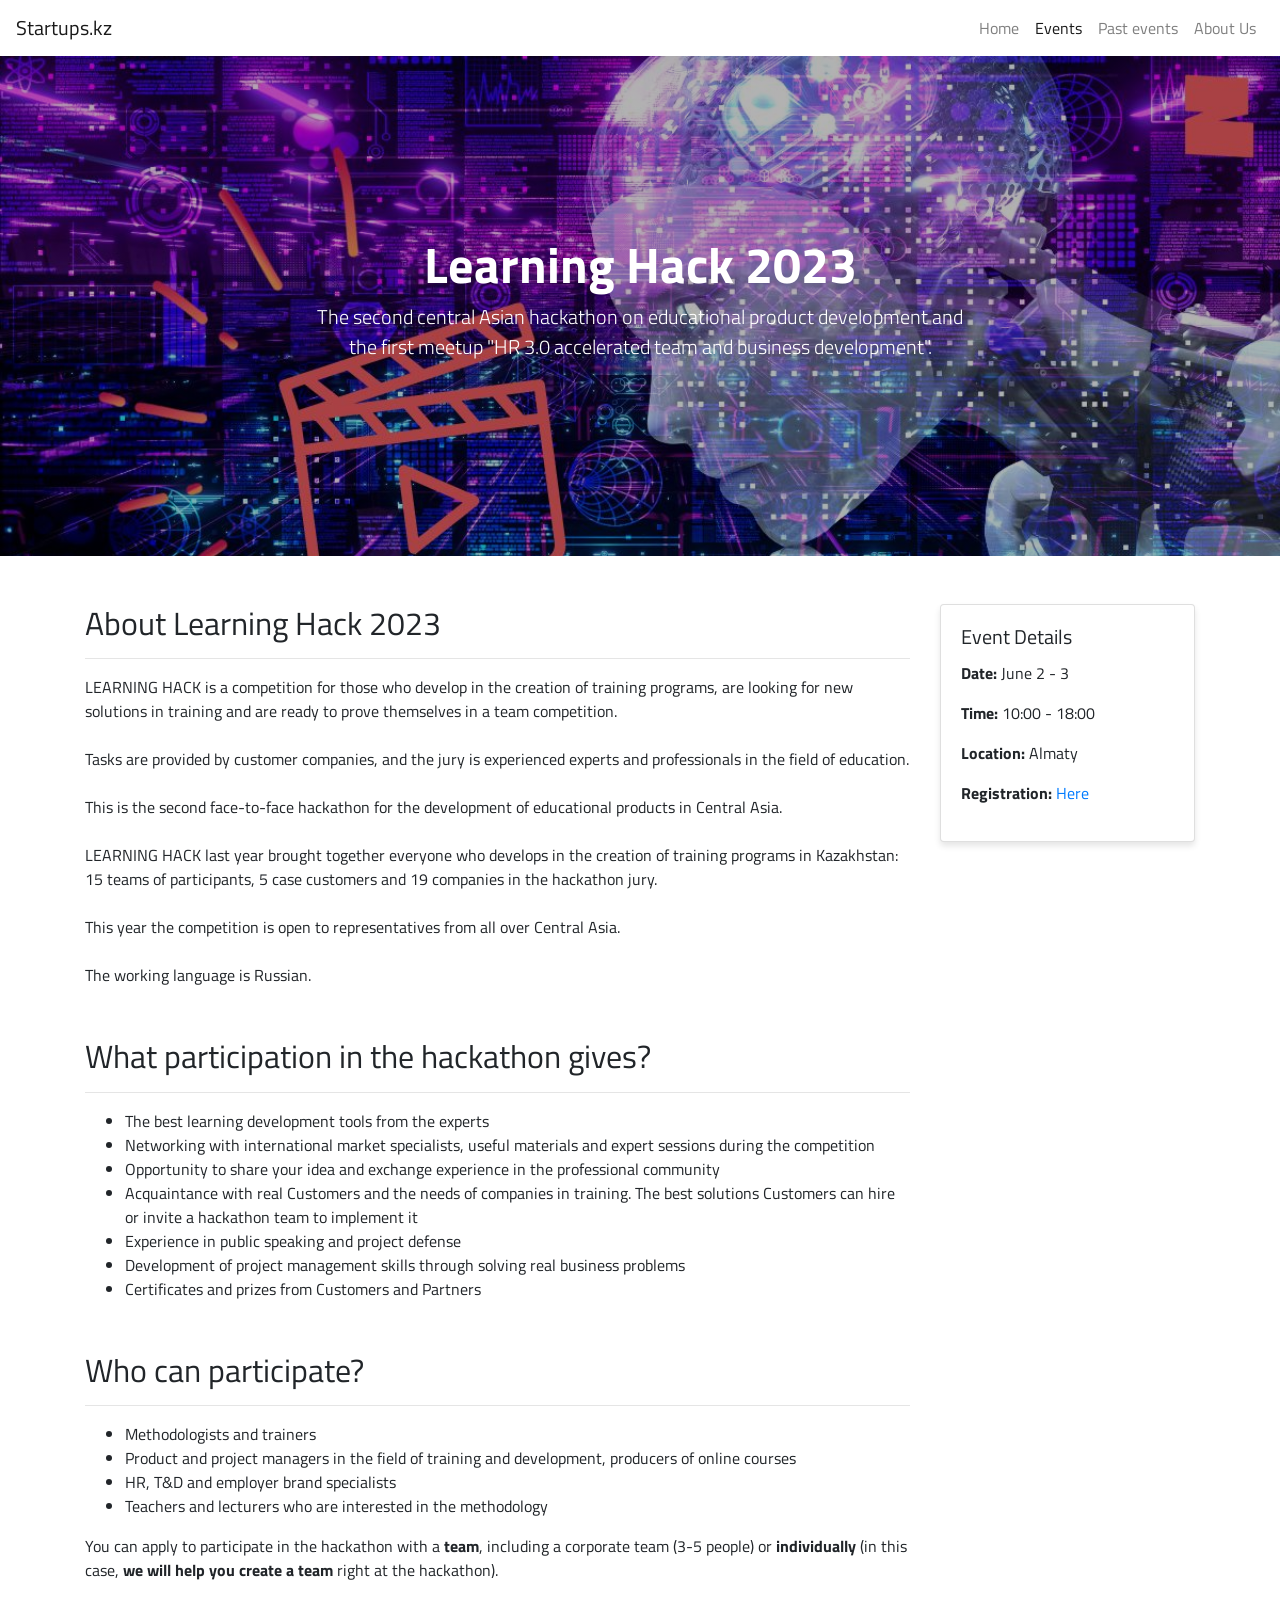
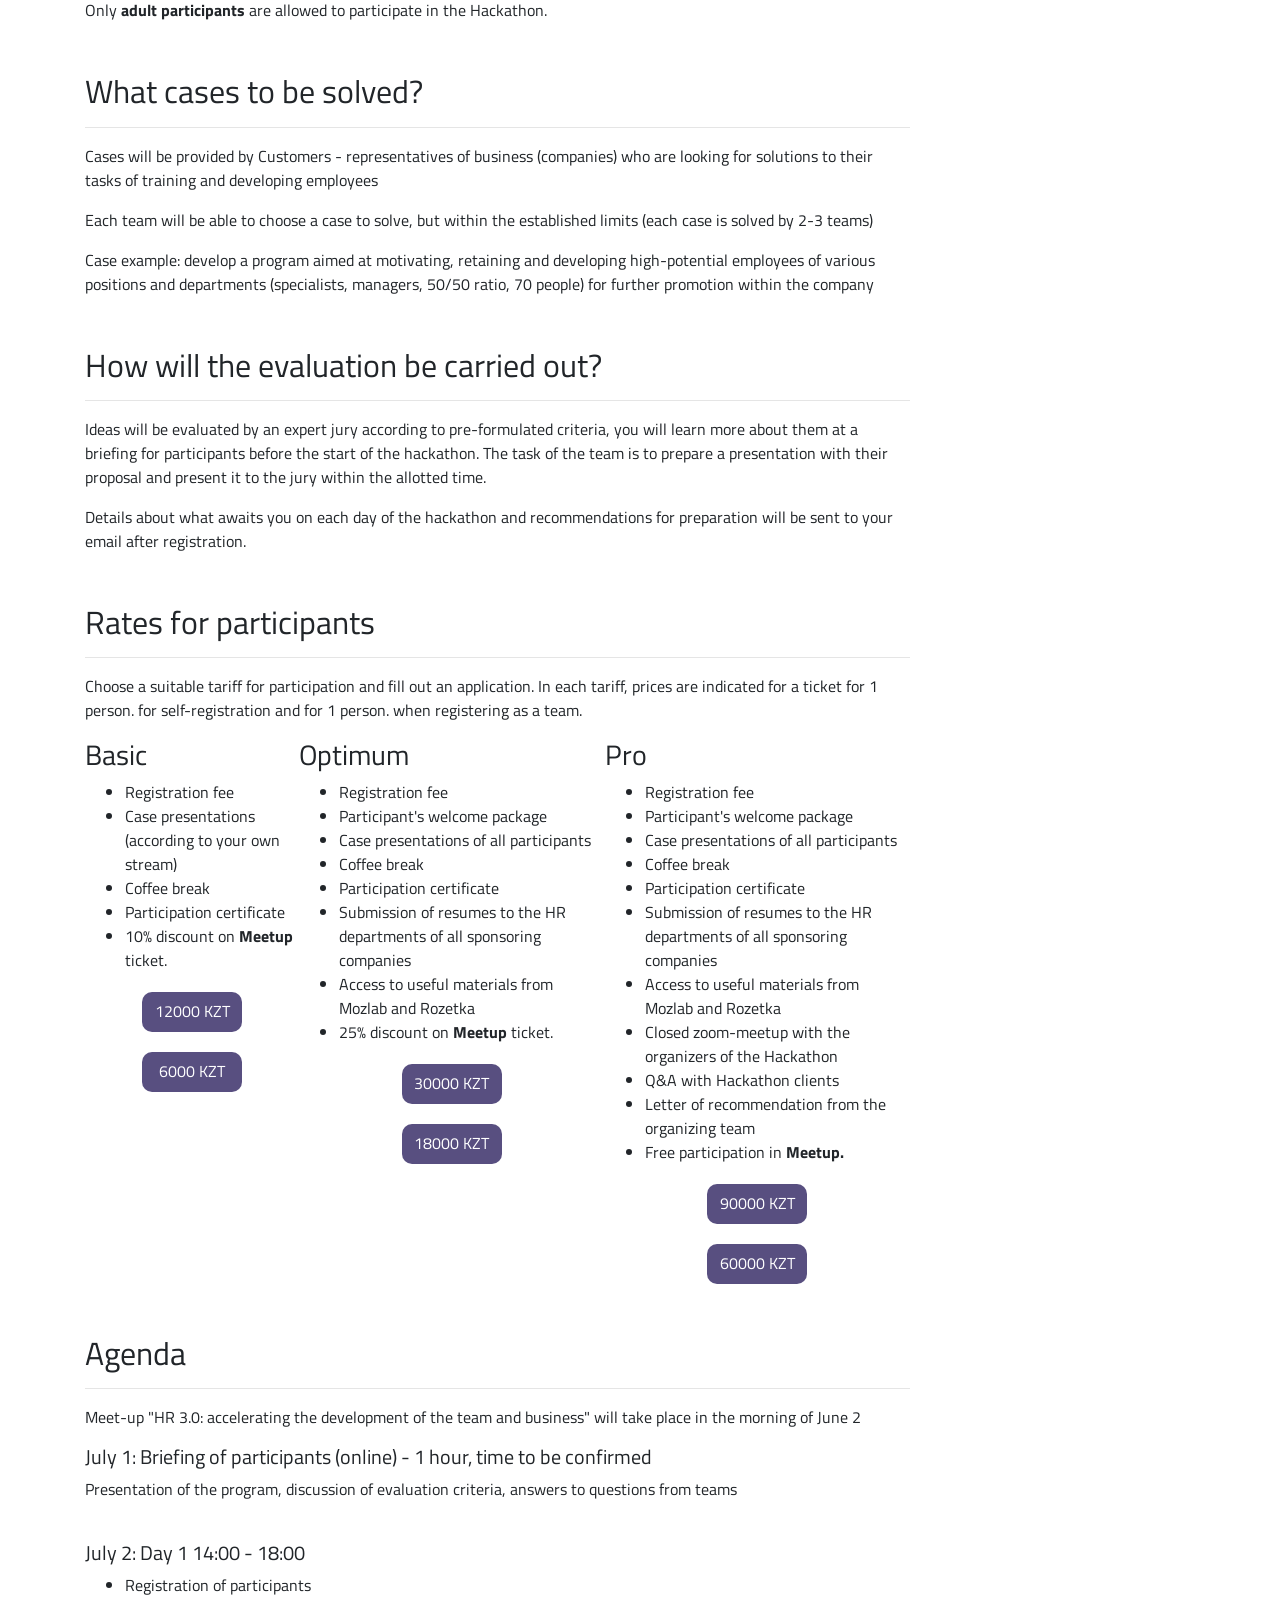
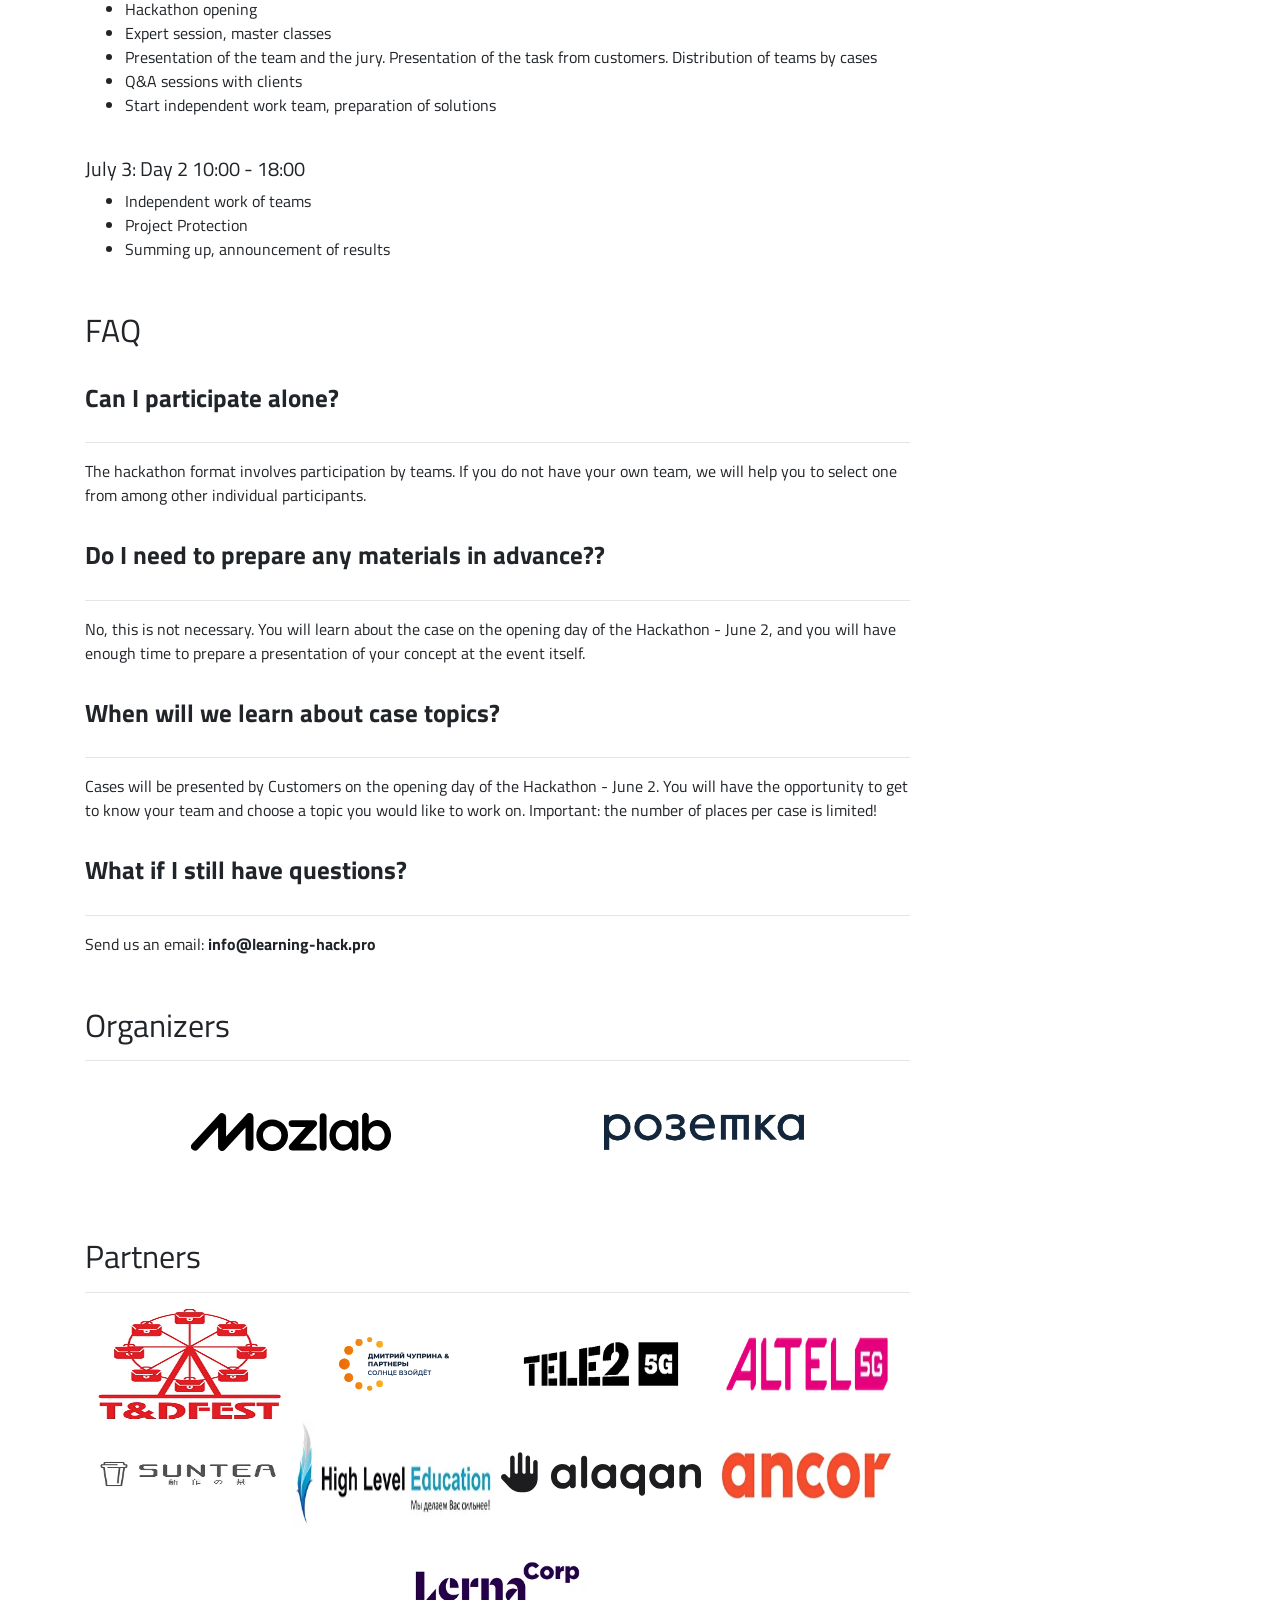
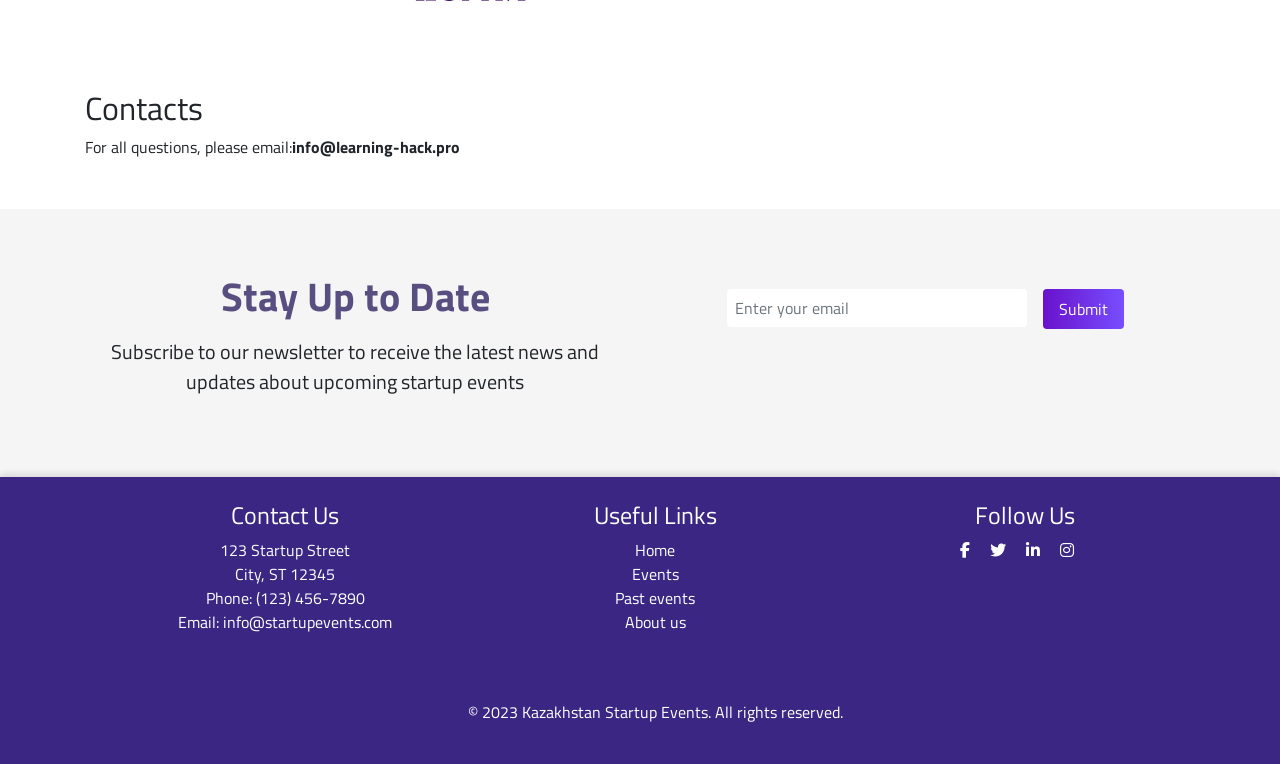
<file: learninghack.html>
<!DOCTYPE html>
<html lang="en">
<head>
    <meta charset="UTF-8">
    <meta name="viewport" content="width=device-width, initial-scale=1.0">
    <title>Learning Hack 2023</title>
    <link rel="stylesheet" href="https://stackpath.bootstrapcdn.com/bootstrap/4.3.1/css/bootstrap.min.css">
  <link rel="stylesheet" href="https://cdnjs.cloudflare.com/ajax/libs/font-awesome/6.1.0/css/all.min.css">
  <link rel="preconnect" href="https://fonts.googleapis.com">
  <link rel="preconnect" href="https://fonts.gstatic.com" crossorigin>
  <link href="https://fonts.googleapis.com/css2?family=Titillium+Web&display=swap" rel="stylesheet">
  <link href="https://fonts.googleapis.com/css2?family=Open+Sans:wght@400;600&display=swap" rel="stylesheet">
    <link rel="stylesheet" href="css/learninghack.css">
</head>
<body>
    <nav class="navbar navbar-expand-lg navbar-light" id="nav1" >
        <a class="navbar-brand" href="index.html">Startups.kz</a>
        <button class="navbar-toggler" type="button" data-toggle="collapse" data-target="#navbarNav" aria-controls="navbarNav" aria-expanded="false" aria-label="Toggle navigation">
          <span class="navbar-toggler-icon"></span>
        </button>
        <div class="collapse navbar-collapse" id="navbarNav">
            <ul class="navbar-nav ml-auto">
                <li class="nav-item">
                  <a class="nav-link" href="index.html">Home <span class="sr-only">(current)</span></a>
                </li>
                <li class="nav-item active">
                  <a class="nav-link" href="events.html">Events</a>
                </li>
                <li class="nav-item">
                  <a class="nav-link" href="past events.html">Past events</a>
                </li>
                <li class="nav-item">
                  <a class="nav-link" href="aboutus.html">About Us</a>
                </li>
              </ul>
        </div>
      </nav>
  
    <header class="bg-gradient text-white text-center py-5">
      <h1>Learning Hack 2023</h1>
      <p class="lead">The second central Asian hackathon on educational product development and <br> the first meetup "HR 3.0 accelerated team and business development".</p>
    </header>

    <main class="container mt-5">
        <div class="row">
            <div class="col-md-9">
              <div class="sections">
                <h2>About Learning Hack 2023</h2>
                <hr>
                <p>LEARNING HACK is a competition for those who develop in the creation of training programs, are looking for new solutions in training and are ready to prove themselves in a team competition. <br><br> 
                    Tasks are provided by customer companies, and the jury is experienced experts and professionals in the field of education.<br><br>
                    This is the second face-to-face hackathon for the development of educational products in Central Asia.<br><br>
                    LEARNING HACK last year brought together everyone who develops in the creation of training programs in Kazakhstan: 15 teams of participants, 5 case customers and 19 companies in the hackathon jury.<br><br> 
                    This year the competition is open to representatives from all over Central Asia.<br><br>
                    The working language is Russian.
                </p>
              </div>
              <div class="sections">
                <h2>What participation in the hackathon gives?</h2>
                <hr>
                <ul>
                  <li>The best learning development tools from the experts</li>
                  <li>Networking with international market specialists, useful materials and expert sessions during the competition</li>
                  <li>Opportunity to share your idea and exchange experience in the professional community</li>
                  <li>Acquaintance with real Customers and the needs of companies in training. The best solutions Customers can hire or invite a hackathon team to implement it</li>
                  <li>Experience in public speaking and project defense</li>
                  <li>Development of project management skills through solving real business problems</li>
                  <li>Certificates and prizes from Customers and Partners</li>
                </ul>
              </div>
              <div class="sections">
                <h2>Who can participate?</h2>
                <hr>
                <ul>
                  <li>Methodologists and trainers</li>
                  <li>Product and project managers in the field of training and development, producers of online courses</li>
                  <li>HR, T&D and employer brand specialists</li>
                  <li>Teachers and lecturers who are interested in the methodology</li>
                </ul>
                <p>You can apply to participate in the hackathon with a <strong>team</strong>, including a corporate team (3-5 people) or <strong>individually</strong> (in this case, <strong>we will help you create a team</strong> right at the hackathon).</p>
                <p>Only <strong>adult participants</strong> are allowed to participate in the Hackathon.</p>
              </div>
              <div class="sections">
                <h2>What cases to be solved?</h2>
                <hr>
                <p>Cases will be provided by Customers - representatives of business (companies) who are looking for solutions to their tasks of training and developing employees</p>
                <p>Each team will be able to choose a case to solve, but within the established limits (each case is solved by 2-3 teams)</p>  
                <p>Case example: develop a program aimed at motivating, retaining and developing high-potential employees of various positions and departments (specialists, managers, 50/50 ratio, 70 people) for further promotion within the company</p> 
              </div>
              <div class="sections">
                <h2>How will the evaluation be carried out?</h2>
                <hr>
                <p>Ideas will be evaluated by an expert jury according to pre-formulated criteria, you will learn more about them at a briefing for participants before the start of the hackathon. The task of the team is to prepare a presentation with their proposal and present it to the jury within the allotted time.</p>
                <p>Details about what awaits you on each day of the hackathon and recommendations for preparation will be sent to your email after registration.</p>  
              </div>
              <div class="sections">
                <h2>Rates for participants</h2>
                <hr>
                <p>Choose a suitable tariff for participation and fill out an application. In each tariff, prices are indicated for a ticket for 1 person. for self-registration and for 1 person. when registering as a team.</p>
                <div class="plans">
                  
                    <div class="plans1">
                        <h3>Basic</h3>
                        <ul>
                            <li>Registration fee</li>
                            <li>Case presentations (according to your own stream)</li>
                            <li>Coffee break</li>
                            <li>Participation certificate</li>
                            <li>10% discount on <strong>Meetup</strong> ticket.</li>
                        </ul>
                        <div class="price">
                          <p>12000 KZT</p>
                        </div>  
                        <div class="price">
                          <p>6000 KZT</p>
                        </div>
                                            
                    </div>
                    <div class="plans1">
                        <h3>Optimum</h3>
                        <ul>
                            <li>Registration fee</li>
                            <li>Participant's welcome package</li>
                            <li>Case presentations of all participants</li>
                            <li>Coffee break</li>
                            <li>Participation certificate</li>
                            <li>Submission of resumes to the HR departments of all sponsoring companies</li>
                            <li>Access to useful materials from Mozlab and Rozetka</li>
                            <li>25% discount on <strong>Meetup</strong> ticket.</li>

                        </ul>
                        <div class="price">
                            <p>30000 KZT</p>
                        </div>  
                        <div class="price">
                            <p>18000 KZT</p>
                        </div>                    
                    </div>
                    <div class="plans1">
                        <h3>Pro</h3>
                        <ul>
                            <li>Registration fee</li>
                            <li>Participant's welcome package</li>
                            <li>Case presentations of all participants</li>
                            <li>Coffee break</li>
                            <li>Participation certificate</li>
                            <li>Submission of resumes to the HR departments of all sponsoring companies</li>
                            <li>Access to useful materials from Mozlab and Rozetka</li>
                            <li>Closed zoom-meetup with the organizers of the Hackathon</li>
                            <li>Q&A with Hackathon clients</li>
                            <li>Letter of recommendation from the organizing team</li>
                            <li>Free participation in <strong>Meetup.</strong></li>
                        </ul>
                        <div class="price">
                            <p>90000 KZT</p>
                        </div>  
                        <div class="price">
                            <p>60000 KZT</p>
                        </div>                    
                    </div>
                  </div>
                
              </div>
              <div class="sections">
                <h2>Agenda</h2>
                <hr>
                <p>Meet-up "HR 3.0: accelerating the development of the team and business" will take place in the morning of June 2</p>
                <h5>July 1: Briefing of participants (online) - 1 hour, time to be confirmed</h5>
                <p>Presentation of the program, discussion of evaluation criteria, answers to questions from teams</p><br>
                <h5>July 2: Day 1 14:00 - 18:00</h5>
                <ul>
                  <li>Registration of participants</li>
                  <li>Hackathon opening</li>
                  <li>Expert session, master classes</li>
                  <li>Presentation of the team and the jury. Presentation of the task from customers. Distribution of teams by cases</li>
                  <li>Q&A sessions with clients</li>
                  <li>Start independent work team, preparation of solutions</li>
                </ul>
                <br>
                <h5>July 3: Day 2 10:00 - 18:00</h5>
                <ul>
                  <li>Independent work of teams</li>
                  <li>Project Protection</li>
                  <li>Summing up, announcement of results</li>
                </ul>
              </div>
              <div class="sections">
                <h2>FAQ</h2>
                <p class="f1">Can I participate alone?</p>
                <hr>    
                <p>The hackathon format involves participation by teams. If you do not have your own team, we will help you to select one from among other individual participants.</p>
                <p class="f1">Do I need to prepare any materials in advance??</p>
                <hr>
                <p>No, this is not necessary. You will learn about the case on the opening day of the Hackathon - June 2, and you will have enough time to prepare a presentation of your concept at the event itself.</p>
                <p class="f1">When will we learn about case topics?</p>
                <hr>
                <p>Cases will be presented by Customers on the opening day of the Hackathon - June 2. You will have the opportunity to get to know your team and choose a topic you would like to work on. Important: the number of places per case is limited!</p>
                <p class="f1">What if I still have questions?</p>
                <hr>
                <p class="lastfaq">Send us an email: <strong>info@learning-hack.pro</strong></p>
              </div>
              <div class="sections">
                <h2>Organizers</h2>
                <hr>
                <div class="partners1">
                  <div>
                    <img class="svg" src="img/mozlab.svg">
                  </div>
                  <div>
                    <img class="svg" src="img/rozetka.svg">  
                  </div>
                 </div>
              </div>
              <div class="sections">
                <h2>Partners</h2>
                <hr>
                <div class="partners1">
                  <div>
                    <img class="svg" src="img/td.png">
                  </div>
                  <div>
                    <img class="svg" src="img/dch.svg">  
                  </div>
                  <div>
                    <img class="svg" src="img/tele2.png">  
                  </div>
                  <div>
                    <img class="svg" src="img/altel.png">  
                  </div>
                </div>
                <div class="partners1">
                    <div>
                      <img class="svg" src="img/suntea.jpg">
                    </div>
                    <div>
                      <img class="svg" src="img/hle.png">  
                    </div>
                    <div>
                      <img class="svg" src="img/alaqan.svg">  
                    </div>
                    <div>
                      <img class="svg" src="img/ancor.png">  
                    </div>
                  </div>
                  <div class="partners1">
                    <div>
                      <img class="svg" src="img/lerna.png">
                    </div>
                  </div>
              </div>
              <div class="sections">
                <h2>Contacts</h2>
                <p>For all questions, please email:<strong>info@learning-hack.pro</strong></p>
              </div>
            </div>
            <div class="col-md-3">
                <div class="card">
                    <div class="card-body">
                        <h5 class="card-title">Event Details</h5>
                        <p><strong>Date:</strong> June 2 - 3</p>
                        <p><strong>Time:</strong> 10:00 - 18:00</p>
                        <p><strong>Location:</strong> Almaty</p>
                        <p><strong>Registration:</strong> <a href="registrationlr.html" class="bt2">Here</a></p>
                    </div>
                </div>
            </div>
        </div>
    </main>
    <section class="newsletter">
      <div class="container">
        <div class="row">
          <div class="col-md-6">
            <h2 class="sutd">Stay Up to Date</h2>
            <p>Subscribe to our newsletter to receive the latest news and updates about upcoming startup events</p>
          </div>
          <div class="col-md-6">
            <form>
              <div class="form-group">
                <input type="email" class="form-control" id="exampleInputEmail1" aria-describedby="emailHelp" placeholder="Enter your email">
              </div>
              <button type="submit" class="btn btn-primary bt1">Submit</button>
            </form>
          </div>
        </div>
      </div>
    </section>

    <footer class="text-white py-4">
      <div class="container">
        <div class="row">
          <div class="col-md-4 text-center">
            <h4>Contact Us</h4>
            <address>
              123 Startup Street<br>
              City, ST 12345<br>
              Phone: (123) 456-7890<br>
              Email: info@startupevents.com
            </address>
          </div>
          <div class="col-md-4 text-center">
            <h4>Useful Links</h4>
            <ul class="list-unstyled">
              <li><a href="index.html" class="text-white">Home</a></li>
              <li><a href="events.html" class="text-white">Events</a></li>
              <li><a href="past events.html" class="text-white">Past events</a></li>
              <li><a href="aboutus.html" class="text-white">About us</a></li>
            </ul>
          </div>
          <div class="col-md-4 text-center">
            <h4>Follow Us</h4>
            <a href="#" class="text-white mr-3"><i class="fab fa-facebook-f"></i></a>
            <a href="#" class="text-white mr-3"><i class="fab fa-twitter"></i></a>
            <a href="#" class="text-white mr-3"><i class="fab fa-linkedin-in"></i></a>
            <a href="#" class="text-white mr-3"><i class="fab fa-instagram"></i></a>
          </div>
          <div class="col-md-12 text-center" style="margin-top: 50px;">
            <p>&copy; 2023 Kazakhstan Startup Events. All rights reserved.</p>
        </div>
        </div>
      </div>
    </footer>

    <script src="https://code.jquery.com/jquery-3.3.1.slim.min.js"></script>
    <script src="https://cdnjs.cloudflare.com/ajax/libs/popper.js/1.14.7/umd/popper.min.js"></script>
    <script src="https://stackpath.bootstrapcdn.com/bootstrap/4.3.1/js/bootstrap.min.js"></script>
</body>
</html>
</file>
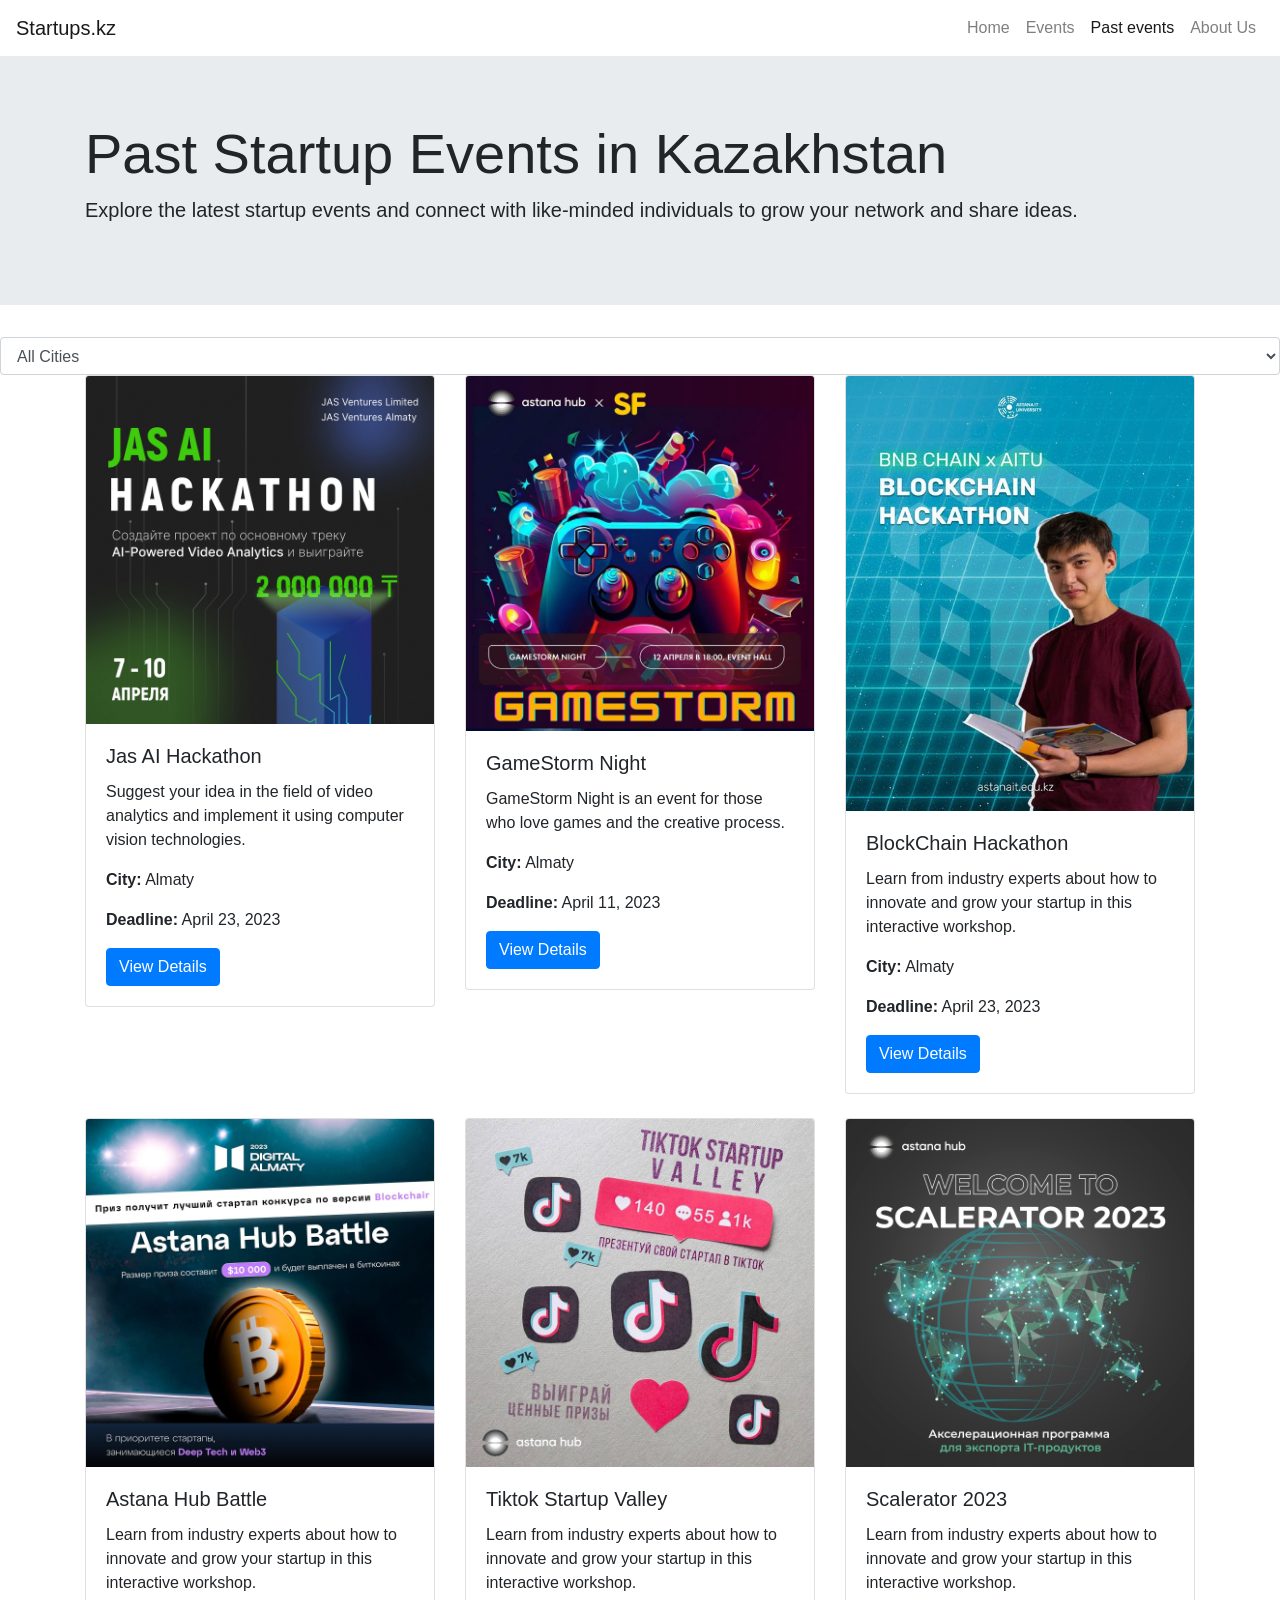
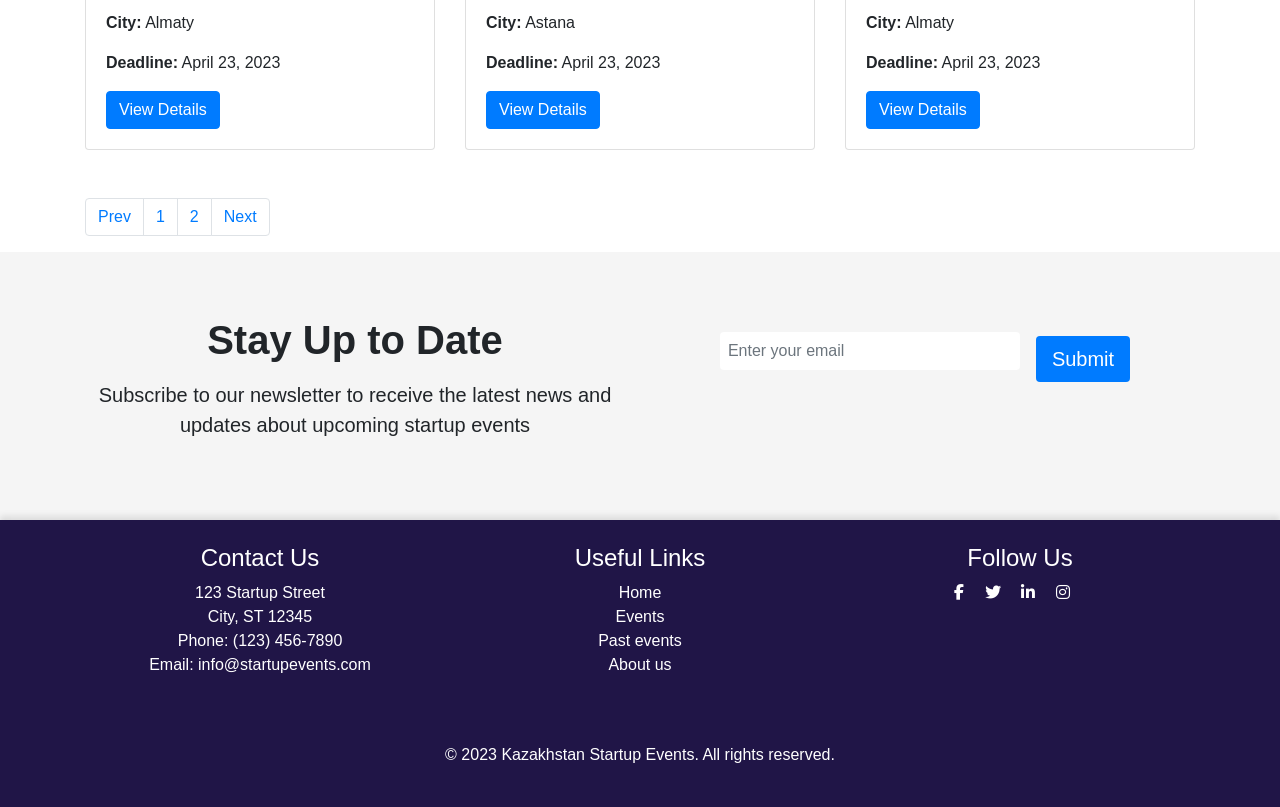
<file: past events.html>
<!DOCTYPE html>
<html lang="en">
<head>
  <meta charset="UTF-8">
  <meta name="viewport" content="width=device-width, initial-scale=1.0">
  <meta http-equiv="X-UA-Compatible" content="ie=edge">
  <title>Startups.kz</title>
  <!-- Add the Bootstrap CSS file -->
  <link rel="stylesheet" href="https://stackpath.bootstrapcdn.com/bootstrap/4.3.1/css/bootstrap.min.css">
  <link rel="stylesheet" href="https://cdnjs.cloudflare.com/ajax/libs/font-awesome/6.1.0/css/all.min.css">
  <link rel="preconnect" href="https://fonts.googleapis.com">
  <link rel="preconnect" href="https://fonts.gstatic.com" crossorigin>
  <link href="https://fonts.googleapis.com/css2?family=Titillium+Web&display=swap" rel="stylesheet">
  <link href="https://fonts.googleapis.com/css2?family=Open+Sans:wght@400;600&display=swap" rel="stylesheet">
  <!-- Add your custom CSS file -->
  <link href="css/events.css" rel="stylesheet">
</head>
<body>
    <nav class="navbar navbar-expand-lg navbar-light" id="nav1" >
        <a class="navbar-brand" href="index.html">Startups.kz</a>
        <button class="navbar-toggler" type="button" data-toggle="collapse" data-target="#navbarNav" aria-controls="navbarNav" aria-expanded="false" aria-label="Toggle navigation">
          <span class="navbar-toggler-icon"></span>
        </button>
        <div class="collapse navbar-collapse" id="navbarNav">
          <ul class="navbar-nav ml-auto">
            <li class="nav-item">
              <a class="nav-link" href="index.html">Home <span class="sr-only">(current)</span></a>
            </li>
            <li class="nav-item">
              <a class="nav-link" href="events.html">Events</a>
            </li>
            <li class="nav-item active">
              <a class="nav-link" href="past events.html">Past events</a>
            </li>
            <li class="nav-item">
              <a class="nav-link" href="aboutus.html">About Us</a>
            </li>
          </ul>
        </div>
      </nav>
      <header class="jumbotron jumbotron-fluid">
        <div class="container">
            <h1 class="display-4">Past Startup Events in Kazakhstan</h1>
            <p class="lead">Explore the latest startup events and connect with like-minded individuals to grow your network and share ideas.</p>
        </div>
    </header>
    
    <!-- Events -->
  <section class="w1">
    <select id="city-filter" class="form-control">
      <option value="all">All Cities</option>
      <option value="Almaty">Almaty</option>
      <option value="Astana">Astana</option>
      <!-- Add more city options here -->
   </select>
    <section class="container">
        <div id="data-container" class="row">
        
          
        
        
        </div>
   <div id="pagination1">
    <nav aria-label="Page navigation" class="mt-4">
      <ul class="pagination">
          <li class="page-item" id="previous-li">
              <a class="page-link" href="#" id="previous-btn" aria-label="Previous">
                  <span aria-hidden="true">&laquo;</span>
                  <span class="visually-hidden">Prev</span>
              </a>
          </li>
          <!-- Page numbers will be appended here -->
          <li class="page-item" id="next-li">
              <a class="page-link" href="#" id="next-btn" aria-label="Next">
                  <span aria-hidden="true">&raquo;</span>
                  <span class="visually-hidden">Next</span>
              </a>
          </li>
      </ul>
    </nav>
   </div>
  </section>
  </section>
    <section class="newsletter">
        <div class="container">
          <div class="row">
            <div class="col-md-6">
              <h2 class="sutd">Stay Up to Date</h2>
              <p>Subscribe to our newsletter to receive the latest news and updates about upcoming startup events</p>
            </div>
            <div class="col-md-6">
              <form>
                <div class="form-group">
                  <input type="email" class="form-control" id="exampleInputEmail1" aria-describedby="emailHelp" placeholder="Enter your email">
                </div>
                <button type="submit" class="btn btn-primary bt1">Submit</button>
              </form>
            </div>
          </div>
        </div>
      </section>
    <footer class="text-white py-4">
        <div class="container">
          <div class="row">
            <div class="col-md-4 text-center">
              <h4>Contact Us</h4>
              <address>
                123 Startup Street<br>
                City, ST 12345<br>
                Phone: (123) 456-7890<br>
                Email: info@startupevents.com
              </address>
            </div>
            <div class="col-md-4 text-center">
              <h4>Useful Links</h4>
              <ul class="list-unstyled">
                <li><a href="index.html" class="text-white">Home</a></li>
                <li><a href="events.html" class="text-white">Events</a></li>
                <li><a href="past events.html" class="text-white">Past events</a></li>
                <li><a href="aboutus.html" class="text-white">About us</a></li>
              </ul>
            </div>
            <div class="col-md-4 text-center">
              <h4>Follow Us</h4>
              <a href="#" class="text-white mr-3"><i class="fab fa-facebook-f"></i></a>
              <a href="#" class="text-white mr-3"><i class="fab fa-twitter"></i></a>
              <a href="#" class="text-white mr-3"><i class="fab fa-linkedin-in"></i></a>
              <a href="#" class="text-white mr-3"><i class="fab fa-instagram"></i></a>
            </div>
            <div class="col-md-12 text-center" style="margin-top: 50px;">
              <p>&copy; 2023 Kazakhstan Startup Events. All rights reserved.</p>
          </div>
          </div>
        </div>
      </footer>
<!-- Your website content goes here -->

<!-- Add the Bootstrap and jQuery JS files -->
  <script src="https://code.jquery.com/jquery-3.3.1.slim.min.js"></script>
  <script src="https://cdnjs.cloudflare.com/ajax/libs/popper.js/1.14.7/umd/popper.min.js"></script>
  <script src="https://stackpath.bootstrapcdn.com/bootstrap/4.3.1/js/bootstrap.min.js"></script>
  <script src="js/past events.js"></script>
</body>
</html>
</file>
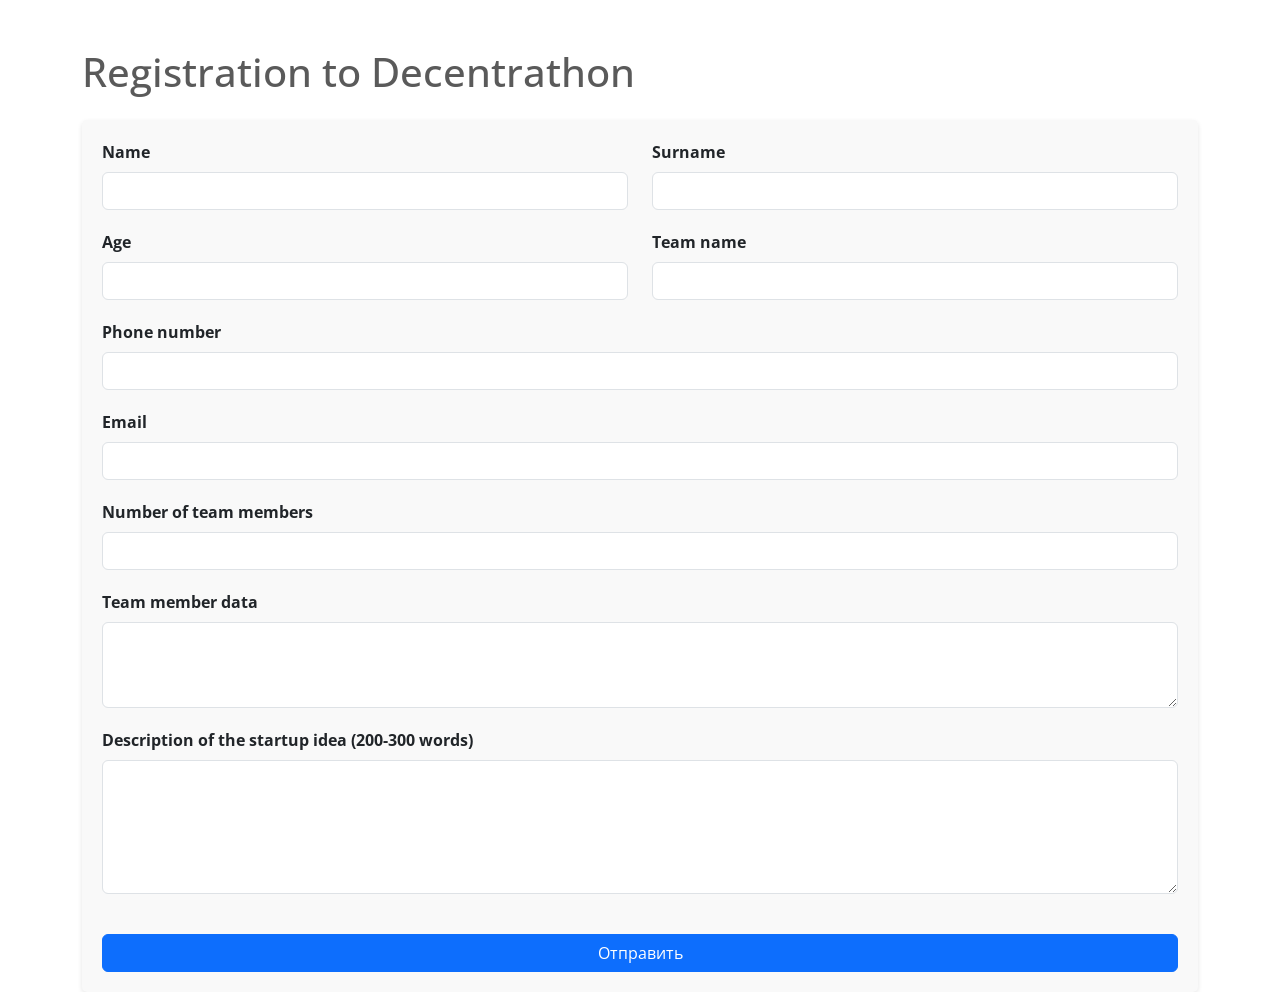
<file: registrationdec.html>
<!DOCTYPE html>
<html lang="en">
<head>
  <meta charset="UTF-8">
  <meta name="viewport" content="width=device-width, initial-scale=1.0">
  <title>Registration to JSC</title>
  <link href="https://cdn.jsdelivr.net/npm/bootstrap@5.3.0-alpha1/dist/css/bootstrap.min.css" rel="stylesheet">
  <script src="https://code.jquery.com/jquery-3.6.0.min.js"></script>
  <script src="https://cdn.jsdelivr.net/npm/bootstrap@5.3.0-alpha1/dist/js/bootstrap.bundle.min.js"></script>
  <link rel="preconnect" href="https://fonts.googleapis.com">
  <link rel="preconnect" href="https://fonts.gstatic.com" crossorigin>
  <link href="https://fonts.googleapis.com/css2?family=Titillium+Web&display=swap" rel="stylesheet">
  <link href="https://fonts.googleapis.com/css2?family=Open+Sans:wght@400;600&display=swap" rel="stylesheet">
  <link rel="stylesheet" href="css/registrationdec.css">
  
  
</head>
<body>
  <div class="container mt-5">
    <h1 class="mb-4">Registration to Decentrathon</h1>
    <form id="registrationForm">
      <div class="row">
        <div class="col-md-6">
          <div class="mb-3">
            <label for="firstName" class="form-label">Name</label>
            <input type="text" class="form-control" id="firstName" required>
          </div>
        </div>
        <div class="col-md-6">
          <div class="mb-3">
            <label for="lastName" class="form-label">Surname</label>
            <input type="text" class="form-control" id="lastName" required>
          </div>
        </div>
      </div>
      <div class="row">
        <div class="col-md-6">
          <div class="mb-3">
            <label for="age" class="form-label">Age</label>
            <input type="number" class="form-control" id="age" required>
          </div>
        </div>
        <div class="col-md-6">
          <div class="mb-3">
            <label for="teamName" class="form-label">Team name</label>
            <input type="text" class="form-control" id="teamName" required>
          </div>
        </div>
      </div>
      <div class="mb-3">
        <label for="phone" class="form-label">Phone number</label>
        <input type="tel" class="form-control" id="phone" required>
      </div>
      <div class="mb-3">
        <label for="email" class="form-label">Email</label>
        <input type="email" class="form-control" id="email" required>
      </div>
      <div class="mb-3">
        <label for="teamSize" class="form-label">Number of team members</label>
        <input type="number" class="form-control" id="teamSize" min="1" required>
      </div>
      <div class="mb-3">
        <label for="teamMembers" class="form-label">Team member data</label>
        <textarea class="form-control" id="teamMembers" rows="3" required></textarea>
      </div>
      <div class="mb-3">
        <label for="startupDescription" class="form-label">Description of the startup idea (200-300 words)</label>
<textarea class="form-control" id="startupDescription" rows="5" minlength="200" maxlength="300" required></textarea>
</div>
<button type="submit" class="btn btn-primary">Отправить</button>

  </form>
</div>
  
          
 <script src="js/registerdec.js"></script>
 
 
 
</body>
</html>
</file>
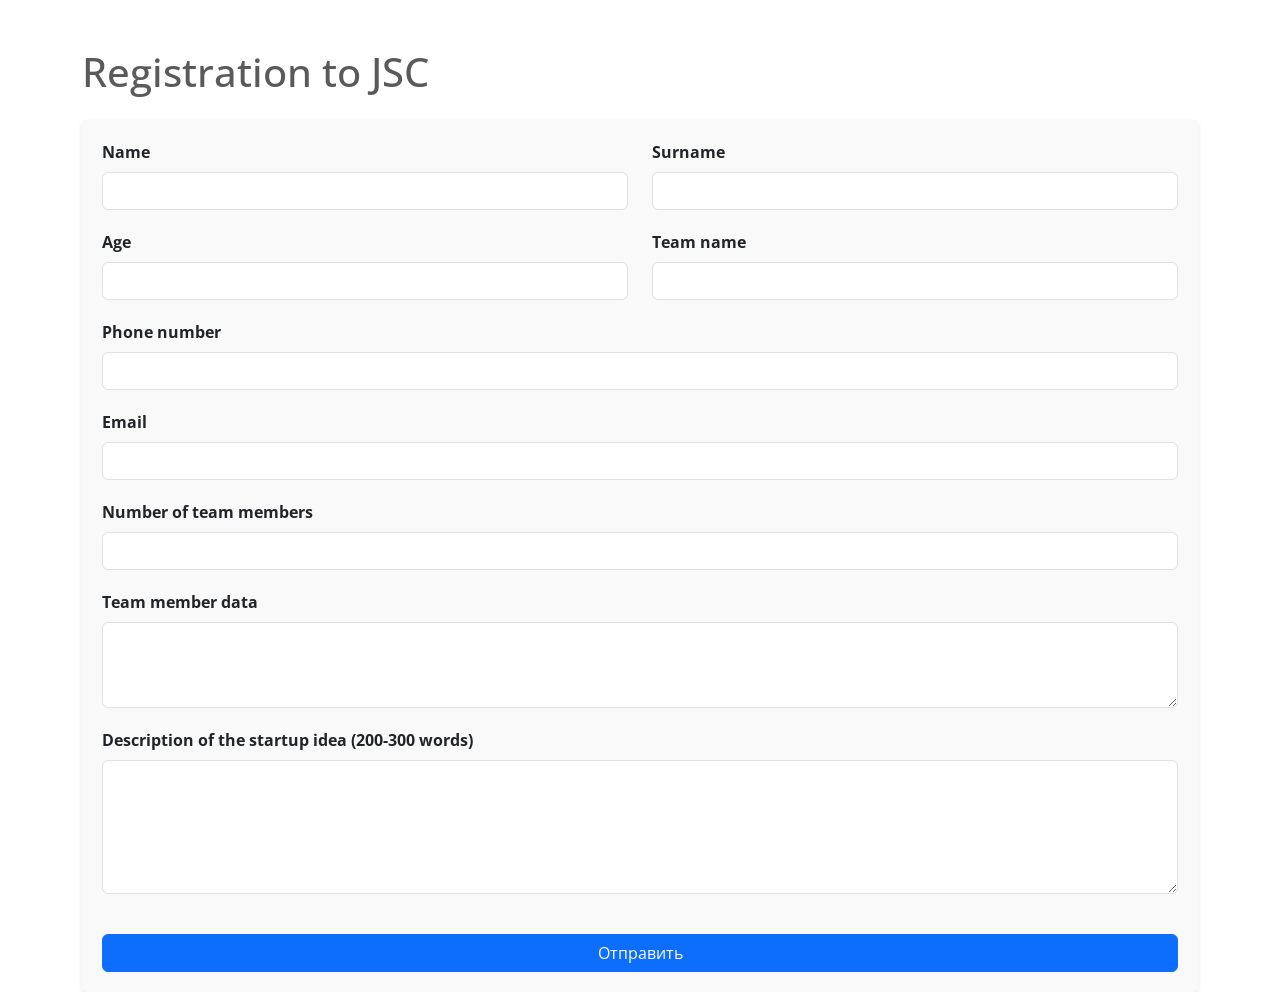
<file: registrationjsc.html>
<!DOCTYPE html>
<html lang="en">
<head>
  <meta charset="UTF-8">
  <meta name="viewport" content="width=device-width, initial-scale=1.0">
  <title>Registration to JSC</title>
  <link href="https://cdn.jsdelivr.net/npm/bootstrap@5.3.0-alpha1/dist/css/bootstrap.min.css" rel="stylesheet">
  <script src="https://code.jquery.com/jquery-3.6.0.min.js"></script>
  <script src="https://cdn.jsdelivr.net/npm/bootstrap@5.3.0-alpha1/dist/js/bootstrap.bundle.min.js"></script>
  <link rel="preconnect" href="https://fonts.googleapis.com">
  <link rel="preconnect" href="https://fonts.gstatic.com" crossorigin>
  <link href="https://fonts.googleapis.com/css2?family=Titillium+Web&display=swap" rel="stylesheet">
  <link href="https://fonts.googleapis.com/css2?family=Open+Sans:wght@400;600&display=swap" rel="stylesheet">
  <link rel="stylesheet" href="css/registrationjsc.css">
  
  
</head>
<body>
  <div class="container mt-5">
    <h1 class="mb-4">Registration to JSC</h1>
    <form id="registrationForm">
      <div class="row">
        <div class="col-md-6">
          <div class="mb-3">
            <label for="firstName" class="form-label">Name</label>
            <input type="text" class="form-control" id="firstName" required>
          </div>
        </div>
        <div class="col-md-6">
          <div class="mb-3">
            <label for="lastName" class="form-label">Surname</label>
            <input type="text" class="form-control" id="lastName" required>
          </div>
        </div>
      </div>
      <div class="row">
        <div class="col-md-6">
          <div class="mb-3">
            <label for="age" class="form-label">Age</label>
            <input type="number" class="form-control" id="age" required>
          </div>
        </div>
        <div class="col-md-6">
          <div class="mb-3">
            <label for="teamName" class="form-label">Team name</label>
            <input type="text" class="form-control" id="teamName" required>
          </div>
        </div>
      </div>
      <div class="mb-3">
        <label for="phone" class="form-label">Phone number</label>
        <input type="tel" class="form-control" id="phone" required>
      </div>
      <div class="mb-3">
        <label for="email" class="form-label">Email</label>
        <input type="email" class="form-control" id="email" required>
      </div>
      <div class="mb-3">
        <label for="teamSize" class="form-label">Number of team members</label>
        <input type="number" class="form-control" id="teamSize" min="1" required>
      </div>
      <div class="mb-3">
        <label for="teamMembers" class="form-label">Team member data</label>
        <textarea class="form-control" id="teamMembers" rows="3" required></textarea>
      </div>
      <div class="mb-3">
        <label for="startupDescription" class="form-label">Description of the startup idea (200-300 words)</label>
<textarea class="form-control" id="startupDescription" rows="5" minlength="200" maxlength="300" required></textarea>
</div>
<button type="submit" class="btn btn-primary">Отправить</button>

  </form>
</div>
  
          
 <script src="js/registerjsc.js"></script>
 
 
 
</body>
</html>
</file>
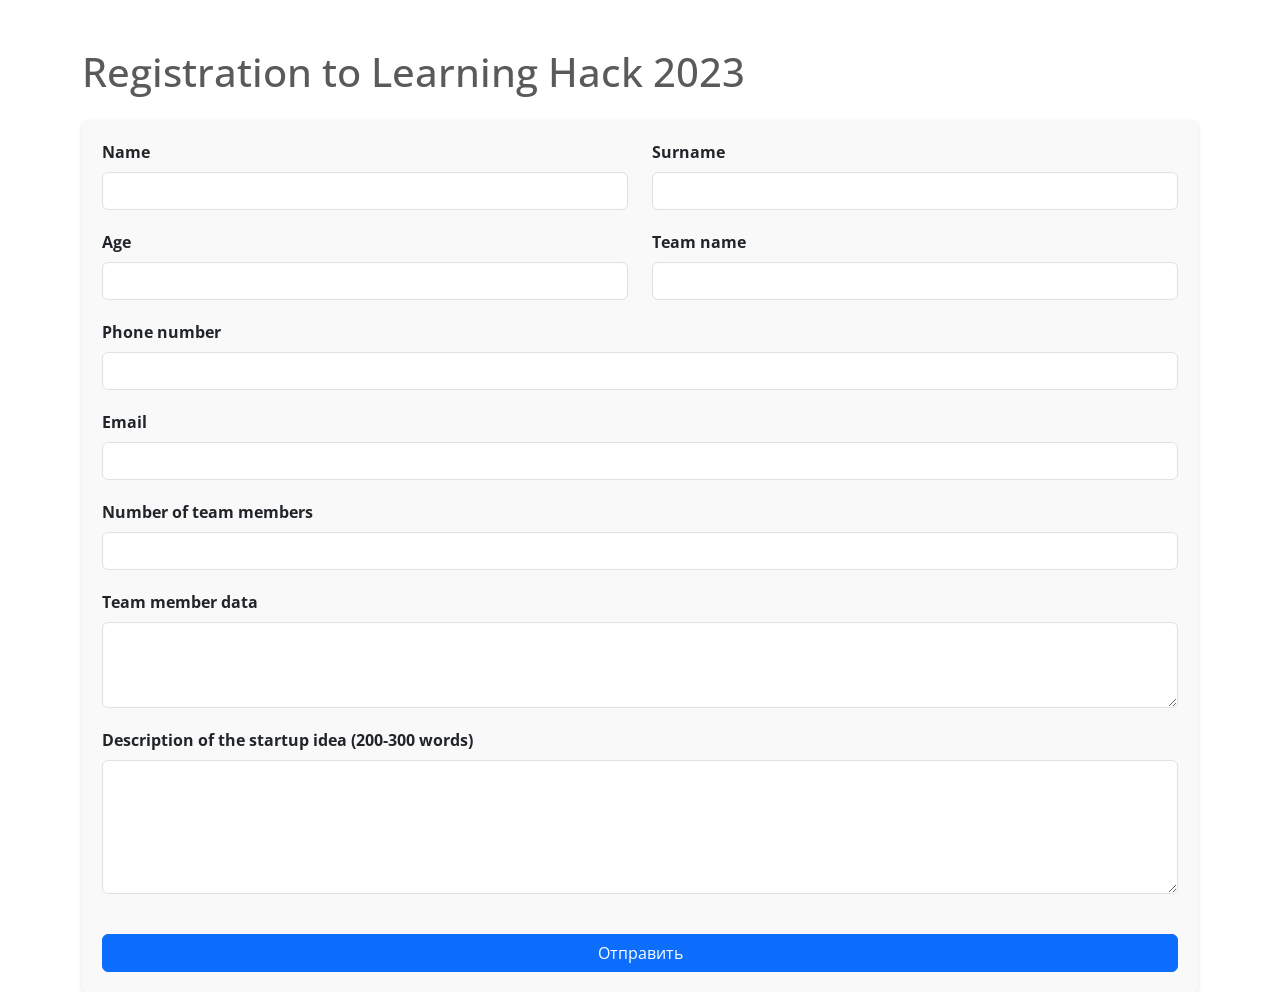
<file: registrationlr.html>
<!DOCTYPE html>
<html lang="en">
<head>
  <meta charset="UTF-8">
  <meta name="viewport" content="width=device-width, initial-scale=1.0">
  <title>Registration to JSC</title>
  <link href="https://cdn.jsdelivr.net/npm/bootstrap@5.3.0-alpha1/dist/css/bootstrap.min.css" rel="stylesheet">
  <script src="https://code.jquery.com/jquery-3.6.0.min.js"></script>
  <script src="https://cdn.jsdelivr.net/npm/bootstrap@5.3.0-alpha1/dist/js/bootstrap.bundle.min.js"></script>
  <link rel="preconnect" href="https://fonts.googleapis.com">
  <link rel="preconnect" href="https://fonts.gstatic.com" crossorigin>
  <link href="https://fonts.googleapis.com/css2?family=Titillium+Web&display=swap" rel="stylesheet">
  <link href="https://fonts.googleapis.com/css2?family=Open+Sans:wght@400;600&display=swap" rel="stylesheet">
  <link rel="stylesheet" href="css/registrationlr.css">
  
  
</head>
<body>
  <div class="container mt-5">
    <h1 class="mb-4">Registration to Learning Hack 2023</h1>
    <form id="registrationForm">
      <div class="row">
        <div class="col-md-6">
          <div class="mb-3">
            <label for="firstName" class="form-label">Name</label>
            <input type="text" class="form-control" id="firstName" required>
          </div>
        </div>
        <div class="col-md-6">
          <div class="mb-3">
            <label for="lastName" class="form-label">Surname</label>
            <input type="text" class="form-control" id="lastName" required>
          </div>
        </div>
      </div>
      <div class="row">
        <div class="col-md-6">
          <div class="mb-3">
            <label for="age" class="form-label">Age</label>
            <input type="number" class="form-control" id="age" required>
          </div>
        </div>
        <div class="col-md-6">
          <div class="mb-3">
            <label for="teamName" class="form-label">Team name</label>
            <input type="text" class="form-control" id="teamName" required>
          </div>
        </div>
      </div>
      <div class="mb-3">
        <label for="phone" class="form-label">Phone number</label>
        <input type="tel" class="form-control" id="phone" required>
      </div>
      <div class="mb-3">
        <label for="email" class="form-label">Email</label>
        <input type="email" class="form-control" id="email" required>
      </div>
      <div class="mb-3">
        <label for="teamSize" class="form-label">Number of team members</label>
        <input type="number" class="form-control" id="teamSize" min="1" required>
      </div>
      <div class="mb-3">
        <label for="teamMembers" class="form-label">Team member data</label>
        <textarea class="form-control" id="teamMembers" rows="3" required></textarea>
      </div>
      <div class="mb-3">
        <label for="startupDescription" class="form-label">Description of the startup idea (200-300 words)</label>
<textarea class="form-control" id="startupDescription" rows="5" minlength="200" maxlength="300" required></textarea>
</div>
<button type="submit" class="btn btn-primary">Отправить</button>

  </form>
</div>
  
          
 <script src="js/registerlr.js"></script>
 
 
 
</body>
</html>
</file>
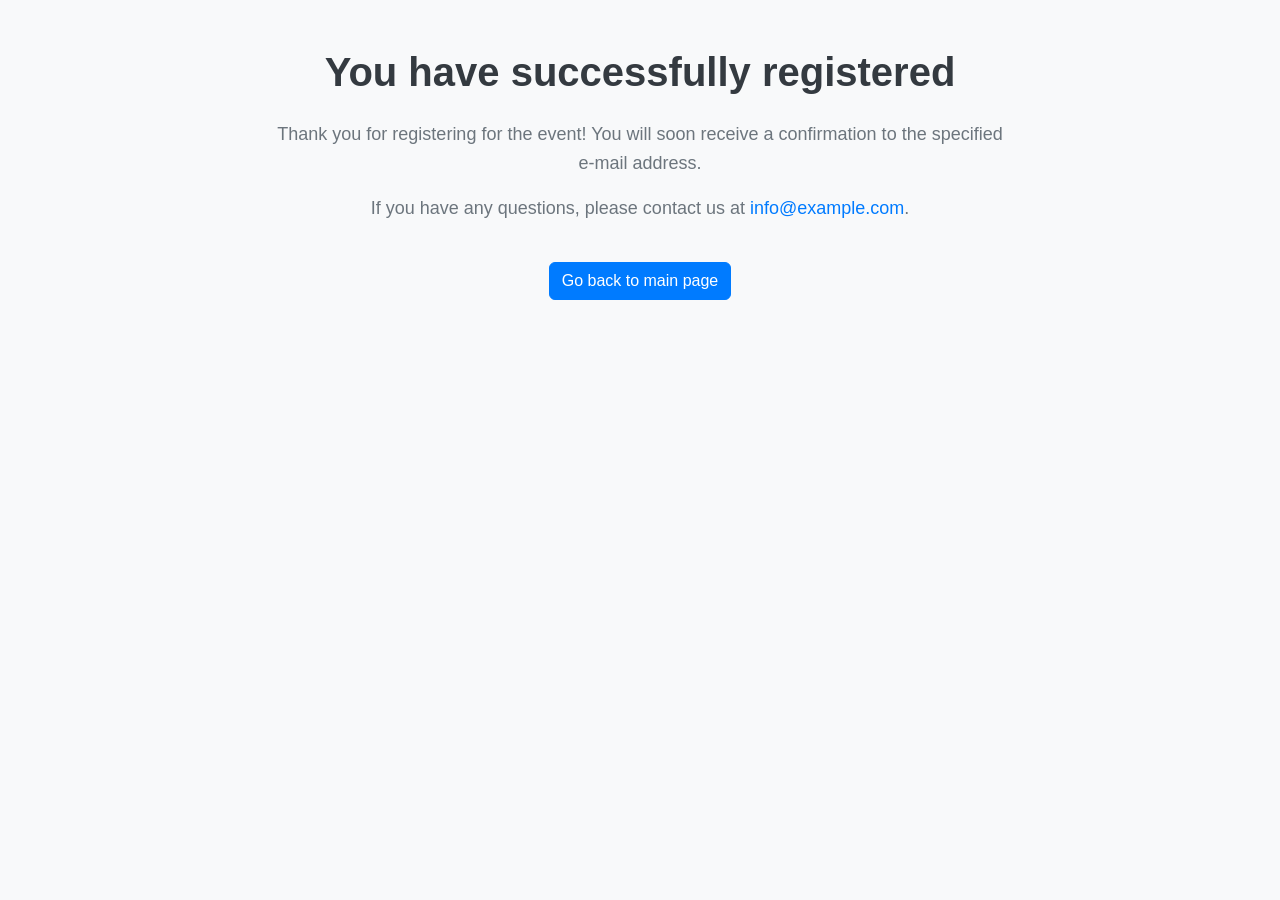
<file: success.html>
<!DOCTYPE html>
<html lang="en">
<head>
  <meta charset="UTF-8">
  <meta name="viewport" content="width=device-width, initial-scale=1.0">
  <title>Успешная регистрация на мероприятие</title>
  <link href="https://cdn.jsdelivr.net/npm/bootstrap@5.3.0-alpha1/dist/css/bootstrap.min.css" rel="stylesheet">
  <link href="css/success.css" rel="stylesheet">
</head>
<body>
  <div class="container mt-5">
    <div class="row">
      <div class="col-md-8 mx-auto text-center">
        <h1 class="mb-4">You have successfully registered</h1>
        <p>Thank you for registering for the event! You will soon receive a confirmation to the specified e-mail address.</p>
        <p>If you have any questions, please contact us at <a href="mailto:info@example.com">info@example.com</a>.</p>
        <a href="index.html" class="btn btn-primary mt-4">Go back to main page</a>
      </div>
    </div>
  </div>
  <script src="https://code.jquery.com/jquery-3.6.0.min.js"></script>
  <script src="https://cdn.jsdelivr.net/npm/bootstrap@5.3.0-alpha1/dist/js/bootstrap.bundle.min.js"></script>
</body>
</html>
</file>
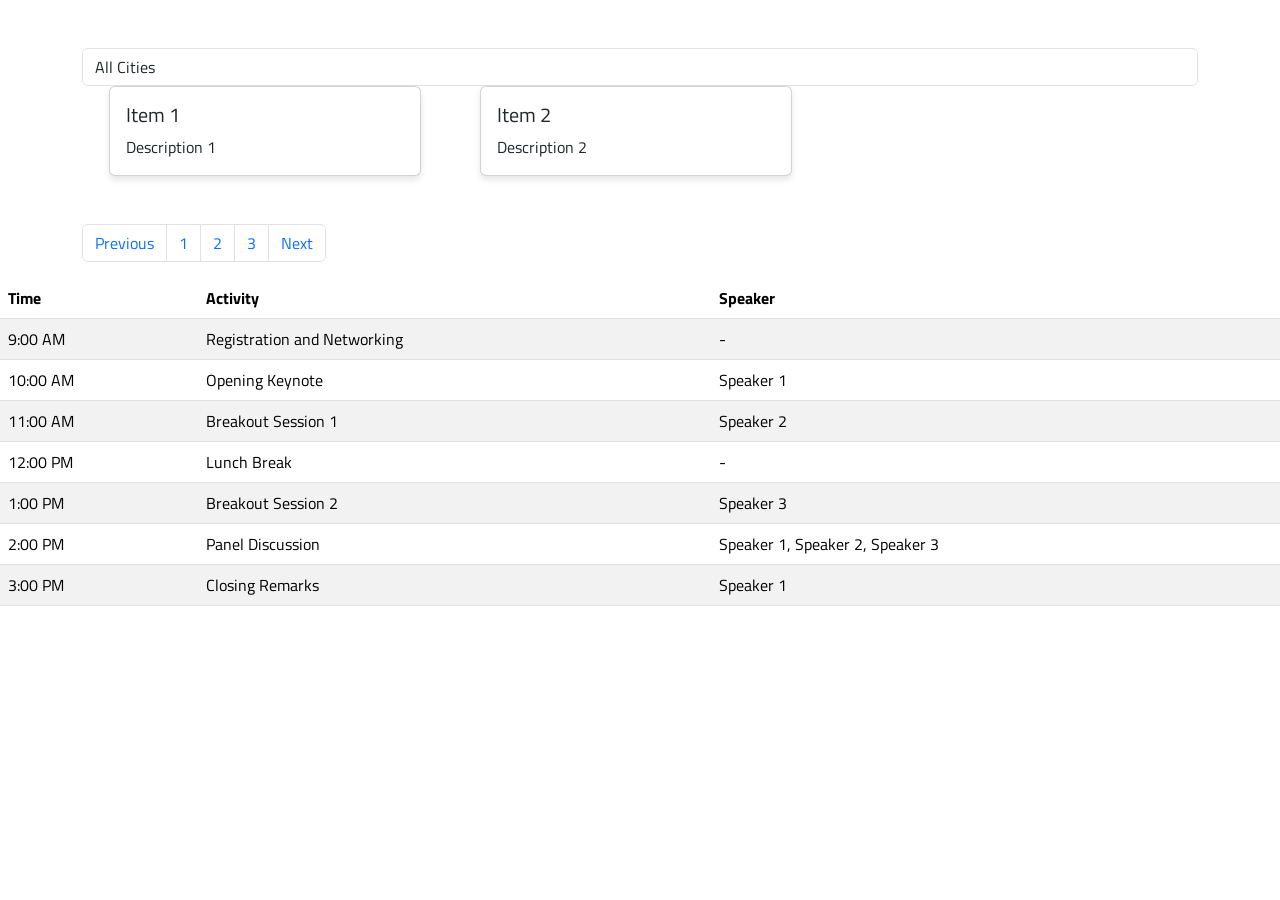
<file: test/pagination.html>
<!DOCTYPE html>
<html lang="en">
<head>
    <meta charset="UTF-8">
    <meta name="viewport" content="width=device-width, initial-scale=1.0">
    <title>Pagination with Numbers Example</title>
    <link href="https://cdn.jsdelivr.net/npm/bootstrap@5.1.3/dist/css/bootstrap.min.css" rel="stylesheet">
    <link rel="preconnect" href="https://fonts.googleapis.com">
    <link rel="preconnect" href="https://fonts.gstatic.com" crossorigin>
    <link href="https://fonts.googleapis.com/css2?family=Titillium+Web&display=swap" rel="stylesheet">
    <link href="https://fonts.googleapis.com/css2?family=Open+Sans:wght@400;600&display=swap" rel="stylesheet">
    <link rel="stylesheet" href="pagination.css">
</head>
<body>
    <div class="container mt-5">
        <select id="city-filter" class="form-control">
            <option value="all">All Cities</option>
            <option value="Almaty">Almaty</option>
            <option value="Nur-Sultan">Nur-Sultan</option>
            <!-- Add more city options here -->
        </select>
        <div id="data-container" class="row">
            <!-- Cards will be displayed here -->
        </div>
        
        <!-- Pagination Component -->
        <nav aria-label="Page navigation" class="mt-4">
            <ul class="pagination">
                <li class="page-item" id="previous-li">
                    <a class="page-link" href="#" id="previous-btn" aria-label="Previous">
                        <span aria-hidden="true">&laquo;</span>
                        <span class="visually-hidden">Previous</span>
                    </a>
                </li>
                <!-- Page numbers will be appended here -->
                <li class="page-item" id="next-li">
                    <a class="page-link" href="#" id="next-btn" aria-label="Next">
                        <span aria-hidden="true">&raquo;</span>
                        <span class="visually-hidden">Next</span>
                    </a>
                </li>
            </ul>
        </nav>
    </div>
    <table class="table table-striped">
        <thead>
            <tr>
                <th scope="col">Time</th>
                <th scope="col">Activity</th>
                <th scope="col">Speaker</th>
            </tr>
        </thead>
        <tbody>
            <tr>
                <td>9:00 AM</td>
                <td>Registration and Networking</td>
                <td>-</td>
            </tr>
            <tr>
                <td>10:00 AM</td>
                <td>Opening Keynote</td>
                <td>Speaker 1</td>
            </tr>
            <tr>
                <td>11:00 AM</td>
                <td>Breakout Session 1</td>
                <td>Speaker 2</td>
            </tr>
            <tr>
                <td>12:00 PM</td>
                <td>Lunch Break</td>
                <td>-</td>
            </tr>
            <tr>
                <td>1:00 PM</td>
                <td>Breakout Session 2</td>
                <td>Speaker 3</td>
            </tr>
            <tr>
                <td>2:00 PM</td>
                <td>Panel Discussion</td>
                <td>Speaker 1, Speaker 2, Speaker 3</td>
            </tr>
            <tr>
                <td>3:00 PM</td>
                <td>Closing Remarks</td>
                <td>Speaker 1</td>
            </tr>
        </tbody>
    </table>
    

    <script src="https://cdn.jsdelivr.net/npm/bootstrap@5.1.3/dist/js/bootstrap.bundle.min.js"></script>
    <script src="pagination.js"></script>
</body>
</html>
</file>
<file: css/home.css>
.header {
    padding: 200px 0;
    background-image: linear-gradient(120deg, rgba(106, 28, 231, 0.5), rgba(0, 0, 0, 0.5)), url('../img/background.jpg');
    background-size: cover;
    background-position: center;
    font-family: 'Open Sans', sans-serif;
    
  }
.header p
{
  font-weight: 400;
  color:#fff;
}
.header h1
{
  font-weight: 600;
  color:#fff;
}
  body  {
    font-family: 'Titillium Web', sans-serif;
    
  }
.w1
{
  background-color: #3b2783;
  padding-top: 50px;
}
  /* Navigation */
  .navbar {
    box-shadow: 0 4px 6px rgba(0, 0, 0, 0.1);
    color: #201547;
  }
 
  .sutd
  {
    color:#584F80;
    
  }
  #events h2
  {
    color:#ffffff;

  }
  .card {
    box-shadow: 0 4px 6px rgba(0, 0, 0, 0.1);
    transition: 0.3s;
  }
  .card:hover {
    transform: translateY(-10px);
    box-shadow: 0 8px 12px rgba(0, 0, 0, 0.2);
  }
  
  .card img {
    height: 100%;
    object-fit: cover;
  }
  footer {
    box-shadow: 0 -4px 6px rgba(0, 0, 0, 0.1);
    background-color: #3b2783;
  }
  .bt1
  {
    background-image: linear-gradient(to right, #6a11cb 0%, #774eff 100%);
    border: none;
  }
  
  .newsletter {
    background-color: #f5f5f5;
    padding: 4rem 0;
    text-align: center;
  }
  
  .newsletter h2 {
    font-size: 2.5rem;
    font-weight: bold;
    margin-bottom: 1rem;
  }
  
 
  .c1
  {
    height: 100px !important;
  }
  .cc1
  {
    height: 30px !important;
  }
  
  .newsletter p {
    font-size: 1.25rem;
    margin-bottom: 1rem;
  }
  
  .newsletter form {
    display: flex;
    justify-content: center;
    align-items: center;
    margin-top: 1rem;
  }
  
  .newsletter input[type="email"] {
    width: 300px;
    padding: 0.5rem;
    border-radius: 0.25rem;
    border: none;
    margin-right: 1rem;
  }
  
  .newsletter button {
    border-radius: 0.25rem;
    border: none;
    padding: 0.5rem 1rem;
    font-size: 1.25rem;
    background-color: #007bff;
    color: #fff;
  }
  /* Custom Media Queries */

  @media (max-width: 768px) 
{
    .header {
        padding: 50px 0;
      }
    
      
    .newsletter h2 {
          font-size: 2rem;
          margin-bottom: 1rem;
        }
      
    .newsletter p {
          font-size: 1rem;
          margin-bottom: 1rem;
        }
      
    .newsletter input[type="email"] {
          width: 150px;
          margin-right: 0.5rem;
        }
    
      
    .newsletter button {
          font-size: 1rem;
          padding: 0.5rem 0.75rem;
        }
      
    footer .col-md-4 {
          text-align: center;
          margin-bottom: 30px;
        }
   
      
    footer .col-md-4:last-child {
          margin-bottom: 0;
        }
      
    footer .text-md-right {
          text-align: center !important;
        }
        
      }
</file>
<file: css/aboutus.css>
.card img {
    width: 100%;
    height: 300px;
    object-fit:cover;
  } 
  body
  {
    font-family: 'Titillium Web', sans-serif !important;
  }
  .form-control
  {
    width: 50%;
    margin: 0 auto;
    margin-bottom: 50px;
  }

  .page-item
  {
    color:#774eff;
  }
  .bt1
    {
      background-image: linear-gradient(to right, #6a11cb 0%, #774eff 100%);
      border: none;
    }
  .card
  {
    width: 90%;
    box-shadow: 0 4px 6px rgba(0, 0, 0, 0.1);
    transition: 0.3s;
  }
  .card:hover {
    transform: translateY(-10px);
    box-shadow: 0 8px 12px rgba(0, 0, 0, 0.2);
  }
  footer .row
  {
    margin-left: 15px !important;
  }
  .w1 .row
  {
    margin-left: 15px !important;
  }
  .w1
  {
    background-color: #3b2783;
    padding-top: 50px;
  }
  .c1
    {
      height: 100px !important;
    }
    .cc1
    {
      height: 15px !important;
    }
    
#ab1
{
    color:#fff;
}
    /* Newsletter */
    .newsletter p {
      font-size: 1.25rem;
      margin-bottom: 1rem;
    }
    
    .newsletter form {
      display: flex;
      justify-content: center;
      align-items: center;
      margin-top: 1rem;
    }
    
    .newsletter input[type="email"] {
      width: 300px;
      padding: 0.5rem;
      border-radius: 0.25rem;
      border: none;
      margin-right: 1rem;
    }
    .sutd
    {
      color:#584F80;
      
    }
    .newsletter {
      background-color: #f5f5f5;
      padding: 4rem 0;
      text-align: center;
    }
    
    .newsletter h2 {
      font-size: 2.5rem;
      font-weight: bold;
      margin-bottom: 1rem;
    }
    footer {
      box-shadow: 0 -4px 6px rgba(0, 0, 0, 0.1);
      background-color: #3b2783;
    }
  
   
    .newsletter button {
      border-radius: 0.25rem;
      border: none;
      padding: 0.5rem 1rem;
      font-size: 1rem;
      margin-bottom: 65px;
      
      color: #fff;
    }
    /* Footer */
  
  
  
  @media (max-width: 768px) 
  {
      .header {
          padding: 50px 0;
        }
      
        
      .newsletter h2 {
            font-size: 2rem;
            margin-bottom: 1rem;
          }
        
      .newsletter p {
            font-size: 1rem;
            margin-bottom: 1rem;
          }
        
      .newsletter input[type="email"] {
            width: 150px;
            margin-right: 0.5rem;
          }
        
      .newsletter button {
            font-size: 1rem;
            padding: 0.5rem 0.75rem;
          }
        
      footer .col-md-4 {
            text-align: center;
            margin-bottom: 30px;
          }
        
      footer .col-md-4:last-child {
            margin-bottom: 0;
          }
        
      footer .container
      {
        
        padding-right: 40px;
      }
          
        }
</file>
<file: css/decentrathon.css>
body
{
  font-family: 'Titillium Web', sans-serif !important;
}

header
{
  background-image: linear-gradient(rgba(0, 0, 0, 0.3), rgba(0, 0, 0, 0.3)), url('../img/641a52886f25b73a0a2b69e7_How\ to\ Use\ AI\ to\ Produce\ More\ Videos\ in\ 2023.jpg');
  background-size:cover;
  height: 500px;
  display: flex;
  justify-content: center;
  flex-direction: column;
  align-items: center;
  
}
header h1, header p
{
  color:#ffffff;
  font-size: 50px;
  font-weight: bolder;
}
.lastfaq
{
    margin-bottom: 50px;
}
.sections
{
    margin-bottom: 50px;
}
.svg
{
    width: 200px;
    height: 200px;
}
.partners1
{
    display: flex;
    justify-content: space-around;
}
.f1
{
    margin-bottom: 25px;
    margin-top: 30px;
    font-weight: bold;
    font-size: 25px;
}
.form-control
{
  width: 50%;
  margin: 0 auto;
  margin-bottom: 50px;
}
 .newsletter p {
    font-size: 1.25rem;
    margin-bottom: 1rem;
  }
   .sutd
  {
    color:#584F80;
    
  }
  .sch
  {
    font-size:0.9rem;
  }
  .bt1
  {
    background-image: linear-gradient(to right, #6a11cb 0%, #774eff 100%);
    border: none;
  }
  footer .row
  {
    margin-left: 15px !important;
  }
  .newsletter form {
    display: flex;
    justify-content: center;
    align-items: center;
    margin-top: 1rem;
  }
  
  .newsletter input[type="email"] {
    width: 300px;
    padding: 0.5rem;
    border-radius: 0.25rem;
    border: none;
    margin-right: 1rem;
  }

.card {
    box-shadow: 0 4px 6px rgba(0, 0, 0, 0.1);
}
footer {
    box-shadow: 0 -4px 6px rgba(0, 0, 0, 0.1);
    background-color: #3b2783;
  }
.newsletter {
    background-color: #f5f5f5;
    padding: 4rem 0;
    text-align: center;
  }
  
  .newsletter h2 {
    font-size: 2.5rem;
    font-weight: bold;
    margin-bottom: 1rem;
  }
 .newsletter button {
    border-radius: 0.25rem;
    border: none;
    padding: 0.5rem 1rem;
    font-size: 1rem;
    margin-bottom: 65px;
    
    color: #fff;
  }

@media (max-width: 768px) 
{
    header {
        width: 100%;
        height: 100%;
      }
      header h1, header p
      {
        color:#ffffff;
        font-size: 30px;
        font-weight: bolder;
      }
      
    .newsletter h2 {
          font-size: 2rem;
          margin-bottom: 1rem;
        }
      
    .newsletter p {
          font-size: 1rem;
          margin-bottom: 1rem;
        }
      
    .newsletter input[type="email"] {
          width: 150px;
          margin-right: 0.5rem;
        }
      
    .newsletter button {
          font-size: 1rem;
          padding: 0.5rem 0.75rem;
        }
      
    footer .col-md-4 {
          text-align: center;
          margin-bottom: 30px;
        }
      
    footer .col-md-4:last-child {
          margin-bottom: 0;
        }
    
    .svg
    {
        width: 80px;
        height: 80px;
    }
      
    footer .container
    {
      
      padding-right: 40px;
    }
        
}
</file>
<file: css/events.css>
.events-section {
    padding-top: 60px;
  }
  
  .event-card {
    margin-bottom: 30px;
  }
  
  .event-card .card-img-top {
    height: 225px;
    object-fit: cover;
  }
  
  .event-card .card-title {
    font-size: 24px;
    font-weight: bold;
  }
  
  .event-card .card-text {
    margin-bottom: 1em;
  }
  
  .event-card .btn-group {
    margin-top: 10px;
  }
  
  .event-card .btn-group .btn {
    width: 100%;
  }
  
  /* Newsletter */
  .newsletter p {
    font-size: 1.25rem;
    margin-bottom: 1rem;
  }
  
  .newsletter form {
    display: flex;
    justify-content: center;
    align-items: center;
    margin-top: 1rem;
  }
  
  .newsletter input[type="email"] {
    width: 300px;
    padding: 0.5rem;
    border-radius: 0.25rem;
    border: none;
    margin-right: 1rem;
  }
  
  .newsletter {
    background-color: #f5f5f5;
    padding: 4rem 0;
    text-align: center;
  }
  
  .newsletter h2 {
    font-size: 2.5rem;
    font-weight: bold;
    margin-bottom: 1rem;
  }
  footer {
    box-shadow: 0 -4px 6px rgba(0, 0, 0, 0.1);
    background-color: #201547;
  }

 
  .newsletter button {
    border-radius: 0.25rem;
    border: none;
    padding: 0.5rem 1rem;
    font-size: 1.25rem;
    background-color: #007bff;
    color: #fff;
  }
  /* Footer */



@media (max-width: 768px) 
{
    .header {
        padding: 50px 0;
      }
    
      
    .newsletter h2 {
          font-size: 2rem;
          margin-bottom: 1rem;
        }
      
    .newsletter p {
          font-size: 1rem;
          margin-bottom: 1rem;
        }
      
    .newsletter input[type="email"] {
          width: 150px;
          margin-right: 0.5rem;
        }
      
    .newsletter button {
          font-size: 1rem;
          padding: 0.5rem 0.75rem;
        }
      
    footer .col-md-4 {
          text-align: center;
          margin-bottom: 30px;
        }
      
    footer .col-md-4:last-child {
          margin-bottom: 0;
        }
      
    footer .text-md-right {
          text-align: center !important;
        }
        
      }
</file>
<file: css/jasai.css>
body
{
  font-family: 'Titillium Web', sans-serif !important;
}

header
{
  background-image: linear-gradient(rgba(0, 0, 0, 0.3), rgba(0, 0, 0, 0.3)), url('../img/641a52886f25b73a0a2b69e7_How\ to\ Use\ AI\ to\ Produce\ More\ Videos\ in\ 2023.jpg');
  background-size:cover;
  height: 500px;
  display: flex;
  justify-content: center;
  flex-direction: column;
  align-items: center;
  
}
header h1, header p
{
  color:#ffffff;
  font-size: 50px;
  font-weight: bolder;
}

.form-control
{
  width: 50%;
  margin: 0 auto;
  margin-bottom: 50px;
}
.sections
{
    margin-bottom: 50px;
}
 .newsletter p {
    font-size: 1.25rem;
    margin-bottom: 1rem;
  }
   .sutd
  {
    color:#584F80;
    
  }
  .sch
  {
    font-size:0.9rem;
  }
  .bt1
  {
    background-image: linear-gradient(to right, #6a11cb 0%, #774eff 100%);
    border: none;
  }
  footer .row
  {
    margin-left: 15px !important;
  }
  .newsletter form {
    display: flex;
    justify-content: center;
    align-items: center;
    margin-top: 1rem;
  }
  
  .newsletter input[type="email"] {
    width: 300px;
    padding: 0.5rem;
    border-radius: 0.25rem;
    border: none;
    margin-right: 1rem;
  }

.card {
    box-shadow: 0 4px 6px rgba(0, 0, 0, 0.1);
}
footer {
    box-shadow: 0 -4px 6px rgba(0, 0, 0, 0.1);
    background-color: #3b2783;
  }
.newsletter {
    background-color: #f5f5f5;
    padding: 4rem 0;
    text-align: center;
  }
  
  .newsletter h2 {
    font-size: 2.5rem;
    font-weight: bold;
    margin-bottom: 1rem;
  }
 .newsletter button {
    border-radius: 0.25rem;
    border: none;
    padding: 0.5rem 1rem;
    font-size: 1rem;
    margin-bottom: 65px;
    
    color: #fff;
  }

@media (max-width: 768px) 
{
    header {
        width: 100%;
        height: 100%;
      }
      header h1, header p
      {
        color:#ffffff;
        font-size: 30px;
        font-weight: bolder;
      }
      
    .newsletter h2 {
          font-size: 2rem;
          margin-bottom: 1rem;
        }
      
    .newsletter p {
          font-size: 1rem;
          margin-bottom: 1rem;
        }
      
    .newsletter input[type="email"] {
          width: 150px;
          margin-right: 0.5rem;
        }
      
    .newsletter button {
          font-size: 1rem;
          padding: 0.5rem 0.75rem;
        }
      
    footer .col-md-4 {
          text-align: center;
          margin-bottom: 30px;
        }
      
    footer .col-md-4:last-child {
          margin-bottom: 0;
        }
      
    footer .container
    {
      
      padding-right: 40px;
    }
        
}
</file>
<file: css/jsc.css>
body
{
  font-family: 'Titillium Web', sans-serif !important;
}

header
{
  background-image: linear-gradient(rgba(0, 0, 0, 0.3), rgba(0, 0, 0, 0.3)), url('../img/641a52886f25b73a0a2b69e7_How\ to\ Use\ AI\ to\ Produce\ More\ Videos\ in\ 2023.jpg');
  background-size:cover;
  height: 500px;
  display: flex;
  justify-content: center;
  flex-direction: column;
  align-items: center;
  
}
header h1, header p
{
  color:#ffffff;
  font-size: 50px;
  font-weight: bolder;
}
.lastfaq
{
    margin-bottom: 50px;
}
.sections
{
    margin-bottom: 50px;
}
.svg
{
    width: 200px;
    height: 200px;
}
.partners1
{
    display: flex;
    justify-content: space-around;
}
.f1
{
    margin-bottom: 25px;
    margin-top: 30px;
    font-weight: bold;
    font-size: 25px;
}
.form-control
{
  width: 50%;
  margin: 0 auto;
  margin-bottom: 50px;
}
 .newsletter p {
    font-size: 1.25rem;
    margin-bottom: 1rem;
  }
   .sutd
  {
    color:#584F80;
    
  }
  .sch
  {
    font-size:0.9rem;
  }
  .bt1
  {
    background-image: linear-gradient(to right, #6a11cb 0%, #774eff 100%);
    border: none;
  }
  footer .row
  {
    margin-left: 15px !important;
  }
  .newsletter form {
    display: flex;
    justify-content: center;
    align-items: center;
    margin-top: 1rem;
  }
  
  .newsletter input[type="email"] {
    width: 300px;
    padding: 0.5rem;
    border-radius: 0.25rem;
    border: none;
    margin-right: 1rem;
  }

.card {
    box-shadow: 0 4px 6px rgba(0, 0, 0, 0.1);
}
footer {
    box-shadow: 0 -4px 6px rgba(0, 0, 0, 0.1);
    background-color: #3b2783;
  }
.newsletter {
    background-color: #f5f5f5;
    padding: 4rem 0;
    text-align: center;
  }
  
  .newsletter h2 {
    font-size: 2.5rem;
    font-weight: bold;
    margin-bottom: 1rem;
  }
 .newsletter button {
    border-radius: 0.25rem;
    border: none;
    padding: 0.5rem 1rem;
    font-size: 1rem;
    margin-bottom: 65px;
    
    color: #fff;
  }

@media (max-width: 768px) 
{
    header {
        width: 100%;
        height: 100%;
      }
      header h1, header p
      {
        color:#ffffff;
        font-size: 30px;
        font-weight: bolder;
      }
      
    .newsletter h2 {
          font-size: 2rem;
          margin-bottom: 1rem;
        }
      
    .newsletter p {
          font-size: 1rem;
          margin-bottom: 1rem;
        }
      
    .newsletter input[type="email"] {
          width: 150px;
          margin-right: 0.5rem;
        }
      
    .newsletter button {
          font-size: 1rem;
          padding: 0.5rem 0.75rem;
        }
      
    footer .col-md-4 {
          text-align: center;
          margin-bottom: 30px;
        }
      
    footer .col-md-4:last-child {
          margin-bottom: 0;
        }
    
    .svg
    {
        width: 80px;
        height: 80px;
    }
      
    footer .container
    {
      
      padding-right: 40px;
    }
        
}
</file>
<file: css/learninghack.css>
body
{
  font-family: 'Titillium Web', sans-serif !important;
}

header
{
  background-image: linear-gradient(rgba(0, 0, 0, 0.3), rgba(0, 0, 0, 0.3)), url('../img/641a52886f25b73a0a2b69e7_How\ to\ Use\ AI\ to\ Produce\ More\ Videos\ in\ 2023.jpg');
  background-size:cover;
  height: 500px;
  display: flex;
  justify-content: center;
  flex-direction: column;
  align-items: center;
  
}
header h1, header p
{
  color:#ffffff;
  font-size: 50px;
  font-weight: bolder;
}
.lastfaq
{
    margin-bottom: 50px;
}
.sections
{
    margin-bottom: 50px;
}
.svg
{
    width: 200px;
    height: 110px;
}
.price
{
  display: flex;
  align-items: center;
  justify-content: center;
  margin: 0 auto;
  width: 100px;
  height: 40px;
  background-color: #584F80;
  margin-top: 20px;
  border-radius: 10px;
}
.price p
{
    margin-top: 15px;
    color: white;
}
.partners1
{
    display: flex;
    justify-content: space-around;
}
.plans
{
    display: flex;
    justify-content: space-around;
}
.f1
{
    margin-bottom: 25px;
    margin-top: 30px;
    font-weight: bold;
    font-size: 25px;
}
.form-control
{
  width: 50%;
  margin: 0 auto;
  margin-bottom: 50px;
}
 .newsletter p {
    font-size: 1.25rem;
    margin-bottom: 1rem;
  }
   .sutd
  {
    color:#584F80;
    
  }
  .sch
  {
    font-size:0.9rem;
  }
  .bt1
  {
    background-image: linear-gradient(to right, #6a11cb 0%, #774eff 100%);
    border: none;
  }
  footer .row
  {
    margin-left: 15px !important;
  }
  .newsletter form {
    display: flex;
    justify-content: center;
    align-items: center;
    margin-top: 1rem;
  }
  
  .newsletter input[type="email"] {
    width: 300px;
    padding: 0.5rem;
    border-radius: 0.25rem;
    border: none;
    margin-right: 1rem;
  }

.card {
    box-shadow: 0 4px 6px rgba(0, 0, 0, 0.1);
}
footer {
    box-shadow: 0 -4px 6px rgba(0, 0, 0, 0.1);
    background-color: #3b2783;
  }
.newsletter {
    background-color: #f5f5f5;
    padding: 4rem 0;
    text-align: center;
  }
  
  .newsletter h2 {
    font-size: 2.5rem;
    font-weight: bold;
    margin-bottom: 1rem;
  }
 .newsletter button {
    border-radius: 0.25rem;
    border: none;
    padding: 0.5rem 1rem;
    font-size: 1rem;
    margin-bottom: 65px;
    
    color: #fff;
  }

@media (max-width: 768px) 
{
    header {
        width: 100%;
        height: 100%;
      }
      header h1, header p
      {
        color:#ffffff;
        font-size: 30px;
        font-weight: bolder;
      }
      
    .newsletter h2 {
          font-size: 2rem;
          margin-bottom: 1rem;
        }
      
    .newsletter p {
          font-size: 1rem;
          margin-bottom: 1rem;
        }
      
    .newsletter input[type="email"] {
          width: 150px;
          margin-right: 0.5rem;
        }
      
    .newsletter button {
          font-size: 1rem;
          padding: 0.5rem 0.75rem;
        }
      
    footer .col-md-4 {
          text-align: center;
          margin-bottom: 30px;
        }
      
    footer .col-md-4:last-child {
          margin-bottom: 0;
        }
    
    .svg
    {
        width: 80px;
        height: 80px;
    }
    .plans
    {
       display: flex;
       flex-direction: column;
    }  
    footer .container
    {
      
      padding-right: 40px;
    }
        
}
</file>
<file: css/registrationdec.css>
body {
    font-family: 'Open Sans', sans-serif;
  }
  
  h1 {
    color: #5a5a5a;
  }
  
  form {
    background-color: #f9f9f9;
    padding: 20px;
    border-radius: 5px;
    box-shadow: 0 2px 5px rgba(0, 0, 0, 0.1);
  }
  
  label {
    font-weight: bold;
    display: block;
    margin-bottom: 5px;
  }
  
  input,
  textarea {
    display: block;
    width: 100%;
    margin-bottom: 20px;
    padding: 8px;
    border: 1px solid #ccc;
    border-radius: 4px;
  }
  
  button {
    width: 100%;
    background-color: #007bff;
    color: white;
    padding: 10px 20px;
    border: none;
    border-radius: 4px;
    cursor: pointer;
    font-size: 18px;
    font-weight: bold;
    margin-top: 20px;
  }
  
  button:hover {
    background-color: #0056b3;
  }
</file>
<file: css/registrationjsc.css>
body {
    font-family: 'Open Sans', sans-serif;
  }
  
  h1 {
    color: #5a5a5a;
  }
  
  form {
    background-color: #f9f9f9;
    padding: 20px;
    border-radius: 5px;
    box-shadow: 0 2px 5px rgba(0, 0, 0, 0.1);
  }
  
  label {
    font-weight: bold;
    display: block;
    margin-bottom: 5px;
  }
  
  input,
  textarea {
    display: block;
    width: 100%;
    margin-bottom: 20px;
    padding: 8px;
    border: 1px solid #ccc;
    border-radius: 4px;
  }
  
  button {
    width: 100%;
    background-color: #007bff;
    color: white;
    padding: 10px 20px;
    border: none;
    border-radius: 4px;
    cursor: pointer;
    font-size: 18px;
    font-weight: bold;
    margin-top: 20px;
  }
  
  button:hover {
    background-color: #0056b3;
  }
</file>
<file: css/registrationlr.css>
body {
    font-family: 'Open Sans', sans-serif;
  }
  
  h1 {
    color: #5a5a5a;
  }
  
  form {
    background-color: #f9f9f9;
    padding: 20px;
    border-radius: 5px;
    box-shadow: 0 2px 5px rgba(0, 0, 0, 0.1);
  }
  
  label {
    font-weight: bold;
    display: block;
    margin-bottom: 5px;
  }
  
  input,
  textarea {
    display: block;
    width: 100%;
    margin-bottom: 20px;
    padding: 8px;
    border: 1px solid #ccc;
    border-radius: 4px;
  }
  
  button {
    width: 100%;
    background-color: #007bff;
    color: white;
    padding: 10px 20px;
    border: none;
    border-radius: 4px;
    cursor: pointer;
    font-size: 18px;
    font-weight: bold;
    margin-top: 20px;
  }
  
  button:hover {
    background-color: #0056b3;
  }
</file>
<file: css/success.css>
body {
    font-family: 'Arial', sans-serif;
    background-color: #f8f9fa;
  }
  
  h1 {
    font-size: 2.5rem;
    font-weight: bold;
    color: #343a40;
    margin-bottom: 1.5rem;
  }
  
  p {
    font-size: 1.125rem;
    color: #6c757d;
    line-height: 1.6;
  }
  
  a {
    color: #007bff;
    text-decoration: none;
  }
  
  a:hover {
    color: #0056b3;
    text-decoration: underline;
  }
  
  .btn-primary {
    background-color: #007bff;
    border-color: #007bff;
    color: #fff;
  }
  
  .btn-primary:hover {
    background-color: #0056b3;
    border-color: #004085;
    color: #fff;
  }
  
  .btn-primary:focus {
    box-shadow: 0 0 0 0.25rem rgba(38, 143, 255, 0.5);
  }
</file>
<file: test/pagination.css>
.card img {
    width: 100%;
    height: 300px;
    object-fit:cover;
  } 
  body
  {
    font-family: 'Titillium Web', sans-serif !important;
  }
  .card
  {
    width: 90%;
    box-shadow: 0 4px 6px rgba(0, 0, 0, 0.1);
    transition: 0.3s;
  }
  .card:hover {
    transform: translateY(-10px);
    box-shadow: 0 8px 12px rgba(0, 0, 0, 0.2);
  }
  .row
    {
      margin-left: 15px !important;
    }
  .w1
  {
    background-color: #3b2783;
    padding-top: 50px;
  }
  .c1
    {
      height: 100px !important;
    }
    .cc1
    {
      height: 30px !important;
    }
  
    /* Newsletter */
    .newsletter p {
      font-size: 1.25rem;
      margin-bottom: 1rem;
    }
    
    .newsletter form {
      display: flex;
      justify-content: center;
      align-items: center;
      margin-top: 1rem;
    }
    
    .newsletter input[type="email"] {
      width: 300px;
      padding: 0.5rem;
      border-radius: 0.25rem;
      border: none;
      margin-right: 1rem;
    }
    
    .newsletter {
      background-color: #f5f5f5;
      padding: 4rem 0;
      text-align: center;
    }
    
    .newsletter h2 {
      font-size: 2.5rem;
      font-weight: bold;
      margin-bottom: 1rem;
    }
    footer {
      box-shadow: 0 -4px 6px rgba(0, 0, 0, 0.1);
      background-color: #201547;
    }
  
   
    .newsletter button {
      border-radius: 0.25rem;
      border: none;
      padding: 0.5rem 1rem;
      font-size: 1.25rem;
      background-color: #007bff;
      color: #fff;
    }
    /* Footer */
  
  
  
  @media (max-width: 768px) 
  {
      .header {
          padding: 50px 0;
        }
      
        
      .newsletter h2 {
            font-size: 2rem;
            margin-bottom: 1rem;
          }
        
      .newsletter p {
            font-size: 1rem;
            margin-bottom: 1rem;
          }
        
      .newsletter input[type="email"] {
            width: 150px;
            margin-right: 0.5rem;
          }
        
      .newsletter button {
            font-size: 1rem;
            padding: 0.5rem 0.75rem;
          }
        
      footer .col-md-4 {
            text-align: center;
            margin-bottom: 30px;
          }
        
      footer .col-md-4:last-child {
            margin-bottom: 0;
          }
        
      footer .text-md-right {
            text-align: center !important;
          }
          
        }
</file>
